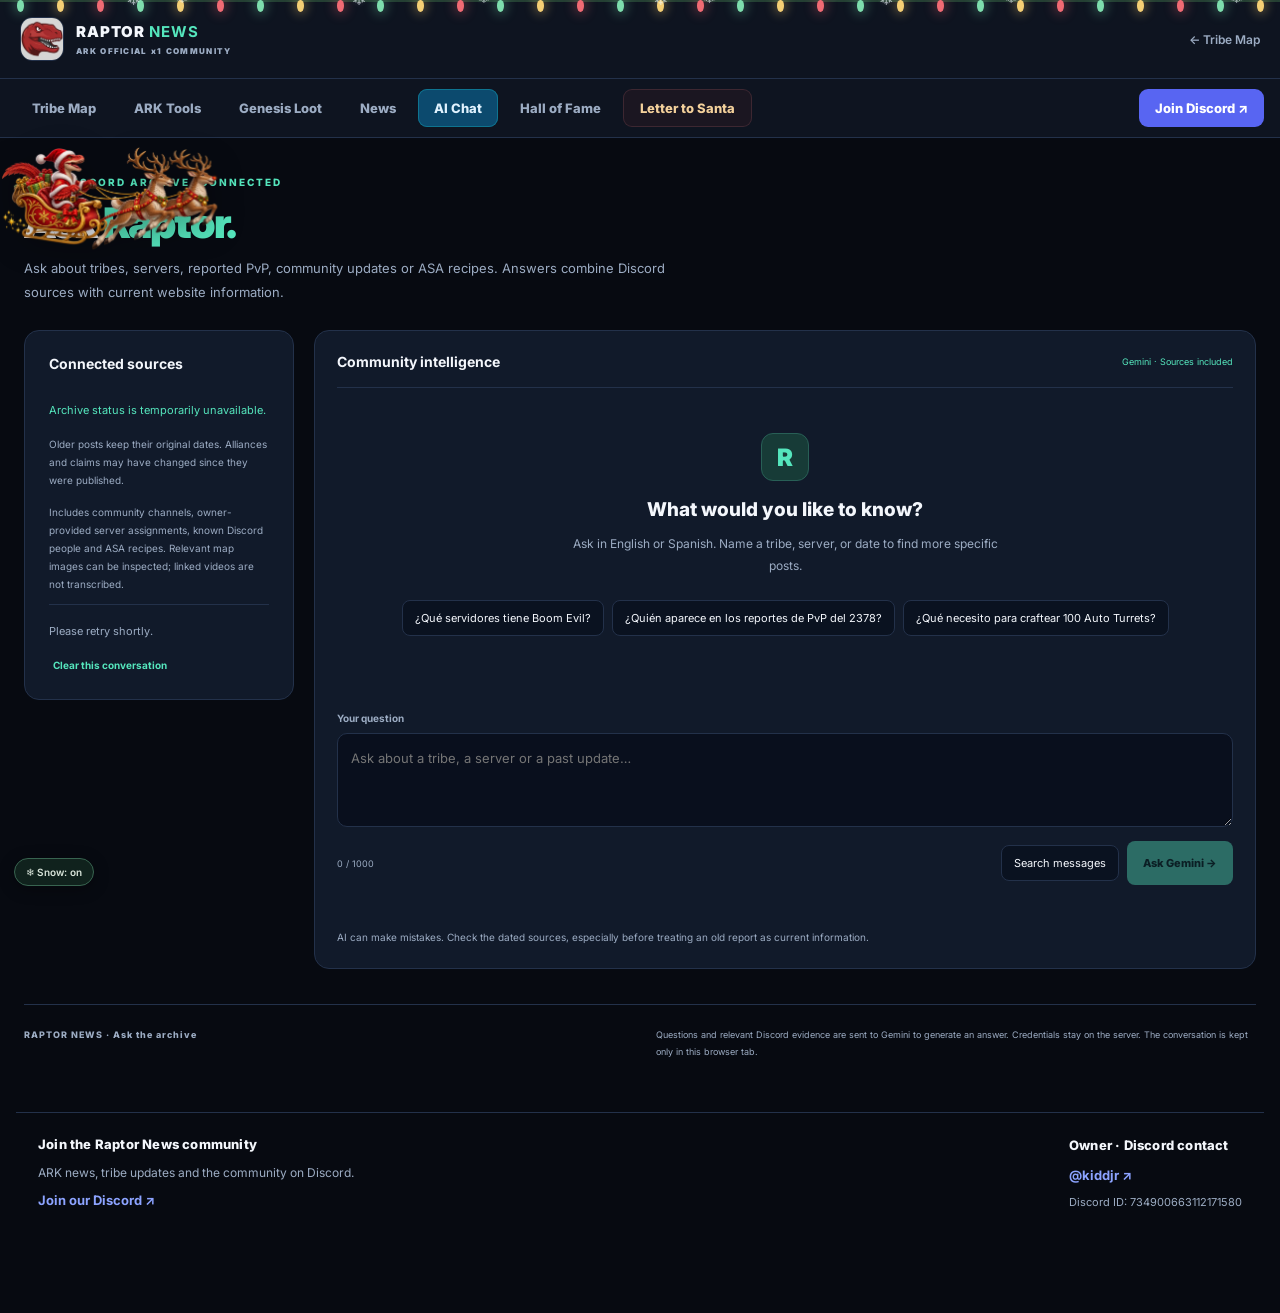
<file: chat.html>
<!DOCTYPE html>
<html lang="en"><head><meta charset="UTF-8" /><meta name="viewport" content="width=device-width,initial-scale=1" /><meta name="description" content="Ask questions about the ASA News and Tribe Map Discord history, with dated message sources." /><title>AI Chat · Raptor News</title><link rel="stylesheet" href="site-tabs.css?v=20261118-1" /><link rel="stylesheet" href="ark-tools.css?v=20261117-3" /><link rel="stylesheet" href="chat.css?v=20261124-5" /><link rel="icon" href="favicon.ico?v=20261117" sizes="any" /><link rel="icon" href="favicon-32.png?v=20261117" type="image/png" sizes="32x32" /><link rel="apple-touch-icon" href="apple-touch-icon.png?v=20261117" /><script src="chat.js?v=20261124-6" defer></script><link rel="stylesheet" href="community.css?v=20261118-1" /><script src="site-analytics.js?v=20261123-1" defer></script><link rel="stylesheet" href="holiday.css?v=20261128-1"><script src="holiday.js?v=20261128-1" defer></script></head>
<body><a class="skip-link" href="#chat-main">Skip to chat</a><header class="tools-header"><a class="brand" href="./"><img src="logo.jpg" alt="" width="44" height="44" /><span>RAPTOR <strong>NEWS</strong><small>ARK OFFICIAL x1 COMMUNITY</small></span></a><a class="back-link" href="./">← Tribe Map</a></header><nav class="site-tabs" aria-label="Main navigation"><a href="./">Tribe Map</a><a href="tools.html">ARK Tools</a><a href="genesis-loot.html">Genesis Loot</a><a href="news.html">News</a><a href="chat.html" aria-current="page">AI Chat</a><a href="hall-of-fame.html">Hall of Fame</a><a class="santa-tab" href="santa.html">Letter to Santa</a><a class="discord-join" href="https://discord.gg/raptornews" target="_blank" rel="noopener noreferrer">Join Discord ↗</a></nav>
<main id="chat-main"><section class="chat-intro"><p class="eyebrow">YOUR DISCORD ARCHIVE, CONNECTED</p><h1>Ask <span>Raptor.</span></h1><p>Ask about tribes, servers, reported PvP, community updates or ASA recipes. Answers combine Discord sources with current website information.</p></section>
<div class="chat-layout"><aside class="card archive-sidebar"><h2>Connected sources</h2><div id="archive-sources"></div><p id="archive-progress" role="status" aria-live="polite">Checking archive…</p><p class="hint">Older posts keep their original dates. Alliances and claims may have changed since they were published.</p><p class="hint">Includes community channels, owner-provided server assignments, known Discord people and ASA recipes. Relevant map images can be inspected; linked videos are not transcribed.</p><p id="provider-status" class="provider-status">Connecting to Gemini…</p><button id="clear-chat" class="text-button" type="button">Clear this conversation</button></aside>
<section class="card chat-workspace" aria-label="Ask the archive"><div class="chat-toolbar"><h2>Community intelligence</h2><span>Gemini · Sources included</span></div><div id="chat-messages" class="chat-messages" role="log" aria-live="polite" aria-relevant="additions"><div class="chat-welcome"><span class="welcome-symbol" aria-hidden="true">R</span><h3>What would you like to know?</h3><p>Ask in English or Spanish. Name a tribe, server, or date to find more specific posts.</p><div class="suggested-questions"><button type="button">¿Qué servidores tiene Boom Evil?</button><button type="button">¿Quién aparece en los reportes de PvP del 2378?</button><button type="button">¿Qué necesito para craftear 100 Auto Turrets?</button></div></div></div>
<form id="chat-form"><label class="chat-question-label" for="chat-question">Your question</label><textarea id="chat-question" rows="3" minlength="2" maxlength="1000" placeholder="Ask about a tribe, a server or a past update…" required></textarea><div class="chat-actions"><span id="question-count">0 / 1000</span><button id="search-archive" type="button">Search messages</button><button id="ask-ai" class="primary" type="submit" disabled>Ask Gemini →</button></div></form><p id="chat-notice" class="chat-notice" role="status" aria-live="polite"></p><p class="hint">AI can make mistakes. Check the dated sources, especially before treating an old report as current information.</p></section></div><footer><span>RAPTOR NEWS · Ask the archive</span><p>Questions and relevant Discord evidence are sent to Gemini to generate an answer. Credentials stay on the server. The conversation is kept only in this browser tab.</p></footer></main><footer class="community-contact" aria-label="Discord community and owner contact">
  <section class="community-invite"><h2>Join the Raptor News community</h2><p>ARK news, tribe updates and the community on Discord.</p><a href="https://discord.gg/raptornews" target="_blank" rel="noopener noreferrer">Join our Discord ↗</a></section>
  <section class="owner-contact"><h2>Owner · Discord contact</h2><a href="https://discord.com/users/734900663112171580" target="_blank" rel="noopener noreferrer">@kiddjr ↗</a><p class="owner-id">Discord ID: 734900663112171580</p></section>
</footer>
</body></html>
</file>
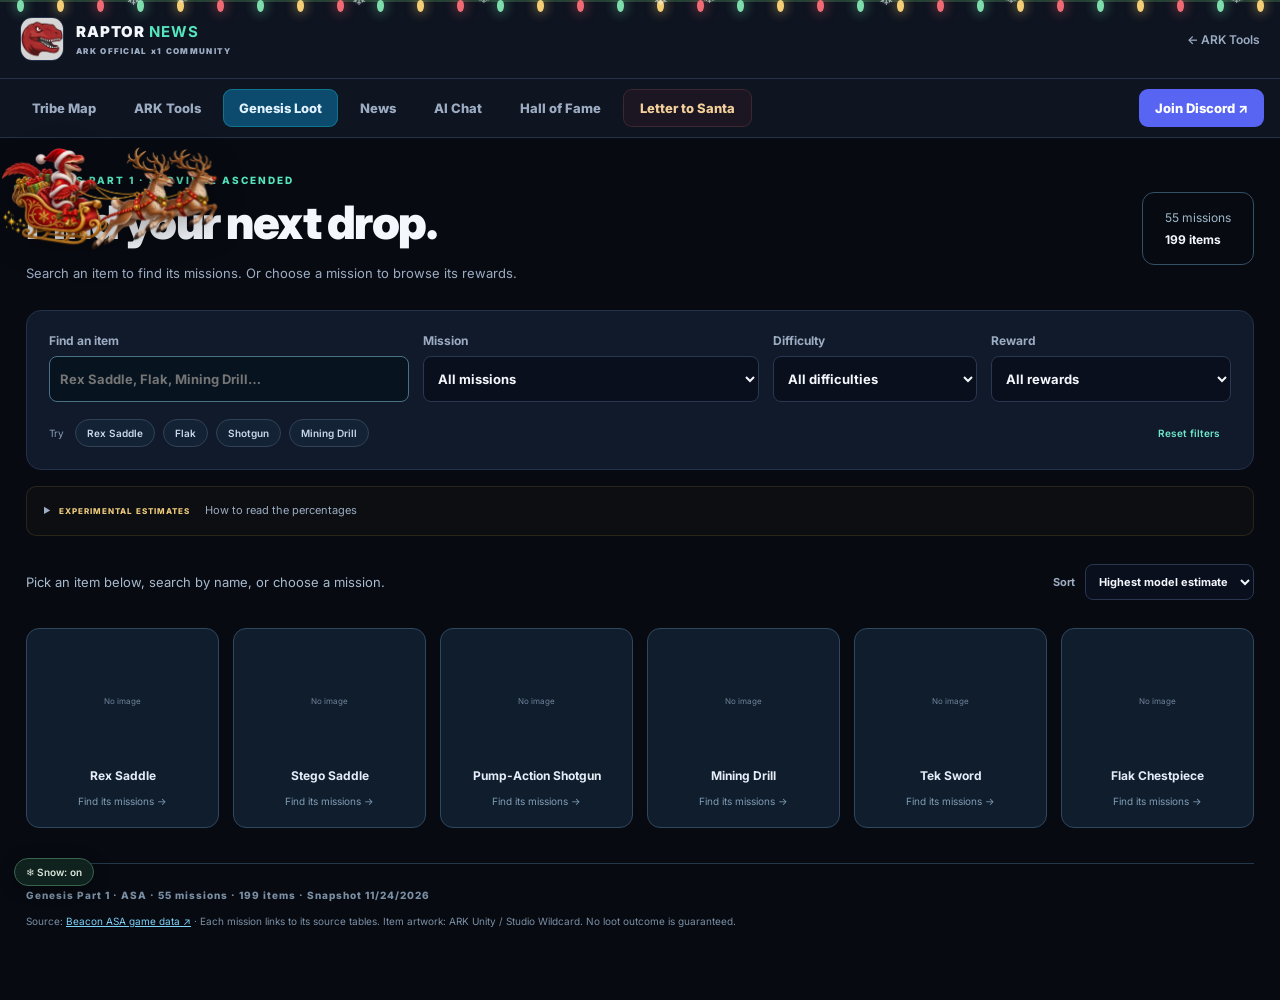
<file: genesis-loot.html>
<!doctype html><html lang="en"><head><meta charset="utf-8"><meta name="viewport" content="width=device-width,initial-scale=1"><title>Genesis Loot · Raptor News</title><meta name="description" content="Search Genesis Part 1 ASA mission rewards by item, mission and difficulty, with clearly labelled loot-model estimates."><link rel="icon" href="favicon.ico?v=20261117"><link rel="stylesheet" href="ark-tools.css?v=20261117-3"><link rel="stylesheet" href="site-tabs.css?v=20261118-1"><link rel="stylesheet" href="community.css?v=20261118-1"><link rel="stylesheet" href="genesis-loot.css?v=20261124-1"><link rel="stylesheet" href="holiday.css?v=20261128-1"><script src="holiday.js?v=20261128-1" defer></script><script src="genesis-loot.js?v=20261124-1" defer></script><script src="site-analytics.js?v=20261124-loot" defer></script></head><body class="loot-page"><a class="skip-link" href="#loot-search">Skip to loot search</a><header class="tools-header"><a class="brand" href="./"><img src="logo.jpg" alt="" width="44" height="44"><span>RAPTOR <strong>NEWS</strong><small>ARK OFFICIAL x1 COMMUNITY</small></span></a><a class="back-link" href="tools.html">← ARK Tools</a></header><nav class="site-tabs" aria-label="Main navigation"><a href="./">Tribe Map</a><a href="tools.html">ARK Tools</a><a href="genesis-loot.html" aria-current="page">Genesis Loot</a><a href="news.html">News</a><a href="chat.html">AI Chat</a><a href="hall-of-fame.html">Hall of Fame</a><a class="santa-tab" href="santa.html">Letter to Santa</a><a class="discord-join" href="https://discord.gg/raptornews" target="_blank" rel="noopener noreferrer">Join Discord ↗</a></nav><main><section class="loot-intro"><div><p class="eyebrow">GENESIS PART 1 · SURVIVAL ASCENDED</p><h1>Find your next drop.</h1><p>Search an item to find its missions. Or choose a mission to browse its rewards.</p></div><span class="loot-badge">55 missions<br><strong>199 items</strong></span></section><section class="loot-filters card" aria-label="Loot filters"><div class="loot-filter-grid"><label>Find an item<input id="loot-search" type="search" placeholder="Rex Saddle, Flak, Mining Drill…" autocomplete="off"></label><label>Mission<select id="loot-mission"><option value="all">All missions</option></select></label><label>Difficulty<select id="loot-difficulty"><option value="all">All difficulties</option><option value="gamma">Gamma</option><option value="beta">Beta</option><option value="alpha">Alpha</option></select></label><label>Reward<select id="loot-reward"><option value="0">All rewards</option><option value="1">Item only</option><option value="2">Blueprint only</option></select></label></div><div class="loot-filter-bottom"><div class="quick-searches"><span>Try</span><button type="button" data-query="Rex Saddle">Rex Saddle</button><button type="button" data-query="Flak">Flak</button><button type="button" data-query="Pump-Action Shotgun">Shotgun</button><button type="button" data-query="Mining Drill">Mining Drill</button></div><button id="loot-reset" type="button">Reset filters</button></div></section><details class="loot-method"><summary><span>EXPERIMENTAL ESTIMATES</span> How to read the percentages</summary><p>Percentages estimate the chance of at least one matching reward per mission completion in the Beacon loot model. They are not measured live-game drop rates. Mission-specific give rules, patches and server settings can change the outcome. Difficulty can change reward quality while leaving the modeled drop chance unchanged. A blueprint percentage is the chance of receiving at least one blueprint, not the blueprint share of an already awarded item.</p><p>The model uses the exported item-set weights, selection counts, quantities and duplicate settings, following Beacon’s simulator. All Genesis mission tables in this snapshot are marked experimental by Beacon. Unmodeled values appear as “—”.</p><a href="https://github.com/thommcgrath/Beacon/tree/master/Project/Modules/Game%20Support/ArkSA" target="_blank" rel="noopener noreferrer">Model source ↗</a></details><div class="loot-results-heading"><p id="loot-status" role="status" aria-live="polite">Loading Genesis rewards…</p><label>Sort<select id="loot-sort"><option value="chance">Highest model estimate</option><option value="name">Mission name</option></select></label></div><div id="loot-featured" class="loot-featured" hidden></div><section id="loot-results" class="loot-results" aria-label="Matching mission rewards"></section><button id="loot-more" class="loot-more" type="button" hidden>Show more missions</button><footer class="loot-footer"><span id="loot-data-date"></span><p>Source: <a href="https://usebeacon.app/Games/ArkSA" target="_blank" rel="noopener noreferrer">Beacon ASA game data ↗</a> · Each mission links to its source tables. Item artwork: ARK Unity / Studio Wildcard. No loot outcome is guaranteed.</p></footer><noscript><p>Enable JavaScript to search the mission reward tables.</p></noscript></main></body></html>
</file>
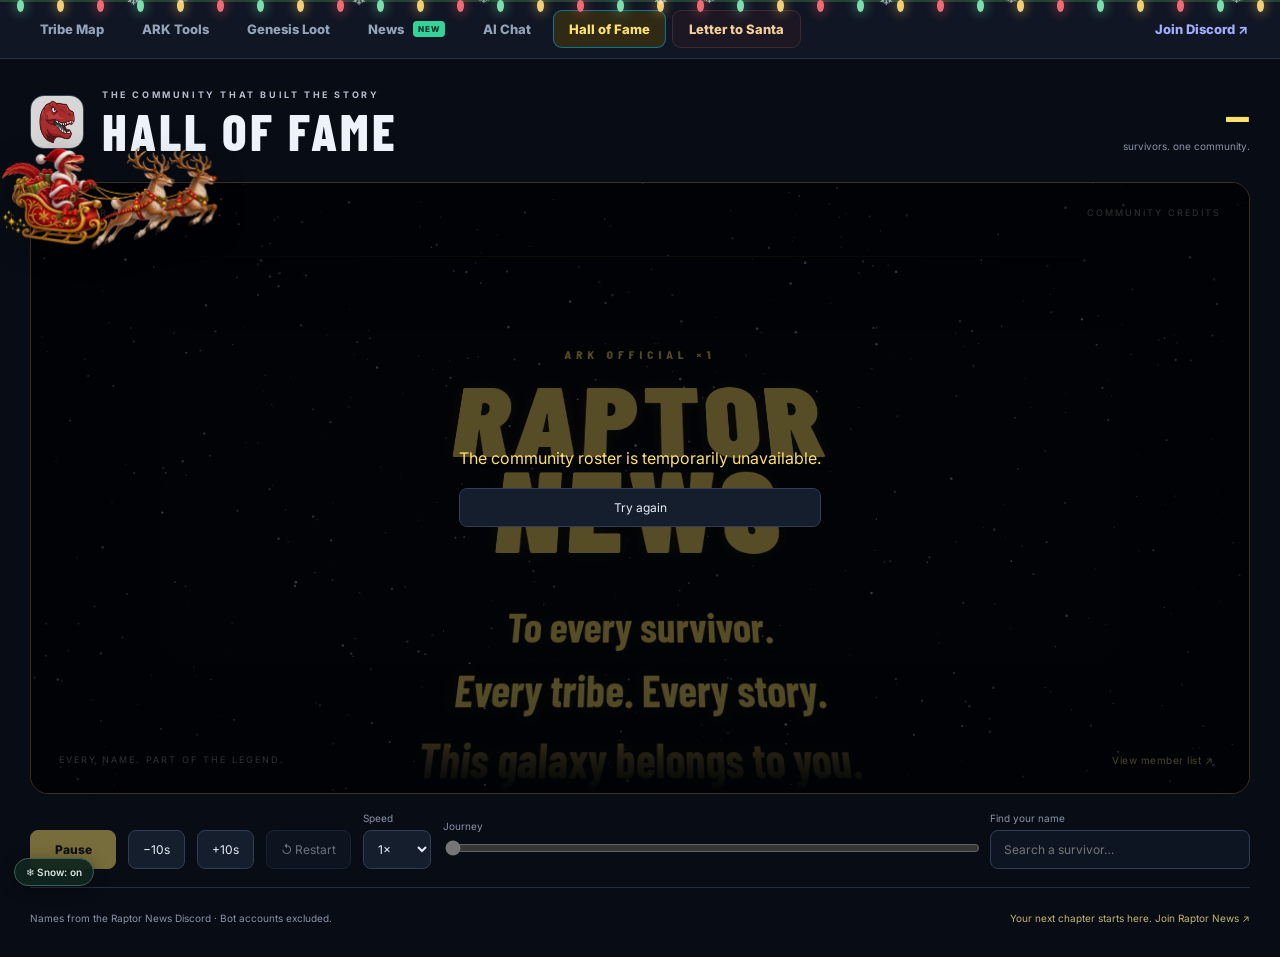
<file: hall-of-fame.html>
<!doctype html>
<html lang="en">
<head>
  <meta charset="utf-8" /><meta name="viewport" content="width=device-width,initial-scale=1" />
  <title>Hall of Fame · Raptor News</title>
  <meta name="description" content="Every survivor has a place among the stars. The Raptor News community credits." />
  <link rel="icon" href="favicon.ico?v=20261117" sizes="any" />
  <link rel="stylesheet" href="site-tabs.css?v=20261118-1" /><link rel="stylesheet" href="hall-of-fame.css?v=20261124-2" />
  <script src="hall-of-fame.js?v=20261124-3" defer></script><script src="site-analytics.js?v=20261124-2" defer></script>
<link rel="stylesheet" href="holiday.css?v=20261128-1"><script src="holiday.js?v=20261128-1" defer></script></head>
<body>
  <nav class="site-tabs" aria-label="Main navigation"><a href="./">Tribe Map</a><a href="tools.html">ARK Tools</a><a href="genesis-loot.html">Genesis Loot</a><a href="news.html">News <span>NEW</span></a><a href="chat.html">AI Chat</a><a href="hall-of-fame.html" aria-current="page">Hall of Fame</a><a class="santa-tab" href="santa.html">Letter to Santa</a><a class="join" href="https://discord.gg/raptornews" target="_blank" rel="noopener noreferrer">Join Discord ↗</a></nav>
  <main>
    <header class="fame-header"><a class="raptor-mark" href="./" aria-label="Raptor News home"><img src="logo.jpg" alt="" width="54" height="54" /></a><div><p class="eyebrow">THE COMMUNITY THAT BUILT THE STORY</p><h1>HALL OF FAME</h1></div><div class="member-count"><strong id="member-count">—</strong><span>survivors. one community.</span></div></header>
    <section class="cinema" aria-label="Raptor News community credits">
      <canvas id="stars" aria-hidden="true"></canvas>
      <div class="cinema-label"><span>RAPTOR NEWS PRESENTS</span><span id="position">COMMUNITY CREDITS</span></div>
      <div class="horizon" aria-hidden="true"></div>
      <div id="stage" class="stage" aria-hidden="true"><div class="perspective-plane"><div id="crawl" class="crawl"><div class="crawl-intro"><p>ARK OFFICIAL ×1</p><h2>RAPTOR<br />NEWS</h2><p class="dedication">To every survivor.<br />Every tribe. Every story.<br />This galaxy belongs to you.</p></div><div id="credit-names"></div><div class="crawl-ending"><p>THE STORY CONTINUES</p><h2>SEE YOU<br />ON THE ARK.</h2></div></div></div></div>
      <div id="loading" class="loading" role="status">Gathering the survivors…</div>
      <div class="cinema-bottom"><span>EVERY NAME. PART OF THE LEGEND.</span><button id="view-toggle" type="button" aria-pressed="false">View member list ↗</button></div>
    </section>
    <div class="playback" aria-label="Credits controls"><button id="play" type="button" disabled>Pause</button><button id="rewind" type="button" aria-label="Rewind 10 seconds">−10s</button><button id="forward" type="button" aria-label="Forward 10 seconds">+10s</button><button id="restart" type="button" disabled>↺ Restart</button><label class="speed-label">Speed<select id="speed"><option value="0.5">0.5×</option><option value="1" selected>1×</option><option value="2">2×</option><option value="4">4×</option></select></label><label class="progress-label">Journey<input id="progress" type="range" min="0" max="1000" value="0" disabled /></label><label class="find-label"><span>Find your name</span><input id="member-search" type="search" placeholder="Search a survivor…" autocomplete="off" /></label></div>
    <section id="directory" class="directory" hidden aria-label="Member directory"><div class="directory-heading"><h2>The survivors</h2><span id="result-count" role="status"></span></div><p>Select a name to jump to their place in the credits.</p><div id="search-results" class="search-results"></div><button id="more" type="button" hidden>Show more names</button></section>
    <footer><p id="sync-status" role="status">Names from the Raptor News Discord · Bot accounts excluded.</p><a href="https://discord.gg/raptornews" target="_blank" rel="noopener noreferrer">Your next chapter starts here. Join Raptor News ↗</a></footer>
    <noscript><p>Enable JavaScript to see the community credits, or <a href="https://discord.gg/raptornews">join Raptor News on Discord</a>.</p></noscript>
  </main>
</body></html>
</file>
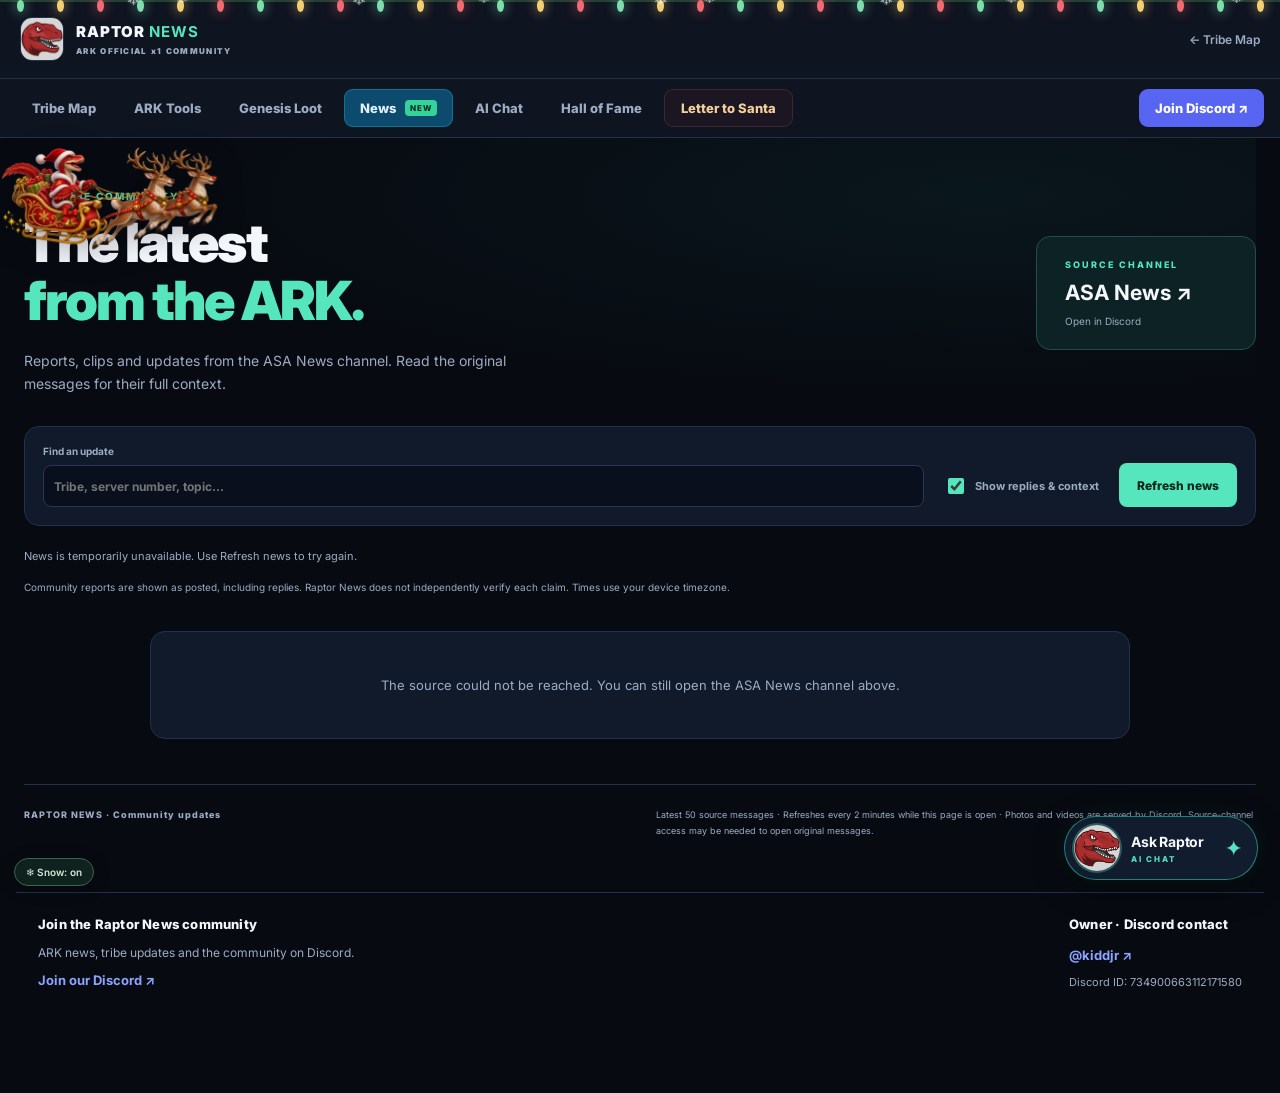
<file: news.html>
<!DOCTYPE html>
<html lang="en"><head><meta charset="UTF-8" /><meta name="viewport" content="width=device-width,initial-scale=1" /><meta name="description" content="Community ARK news with original Discord sources, images and publication dates." /><title>News · Raptor News</title><link rel="stylesheet" href="site-tabs.css?v=20261118-1" /><link rel="stylesheet" href="ark-tools.css?v=20261117-3" /><link rel="stylesheet" href="news.css" /><script src="news.js" defer></script>  <link rel="icon" href="favicon.ico?v=20261117" sizes="any" />
  <link rel="icon" href="favicon-32.png?v=20261117" type="image/png" sizes="32x32" />
  <link rel="apple-touch-icon" href="apple-touch-icon.png?v=20261117" />
<link rel="stylesheet" href="chat-widget.css?v=20261118-1" /><script src="chat-widget.js?v=20261118-1" defer></script><link rel="stylesheet" href="community.css?v=20261118-1" /><script src="site-analytics.js?v=20261123-1" defer></script><link rel="stylesheet" href="holiday.css?v=20261128-1"><script src="holiday.js?v=20261128-1" defer></script></head>
<body><a class="skip-link" href="#news-main">Skip to news</a><header class="tools-header"><a class="brand" href="./"><img src="logo.jpg" alt="" width="44" height="44" /><span>RAPTOR <strong>NEWS</strong><small>ARK OFFICIAL x1 COMMUNITY</small></span></a><a class="back-link" href="./">← Tribe Map</a></header><nav class="site-tabs" aria-label="Main navigation"><a href="./">Tribe Map</a><a href="tools.html">ARK Tools</a><a href="genesis-loot.html">Genesis Loot</a><a href="news.html" aria-current="page">News <span>NEW</span></a><a href="chat.html">AI Chat</a><a href="hall-of-fame.html">Hall of Fame</a><a class="santa-tab" href="santa.html">Letter to Santa</a><a class="discord-join" href="https://discord.gg/raptornews" target="_blank" rel="noopener noreferrer">Join Discord ↗</a></nav>
<main id="news-main"><section class="tools-intro news-intro"><div><p class="eyebrow">FROM THE COMMUNITY</p><h1>The latest<br /><span>from the ARK.</span></h1><p>Reports, clips and updates from the ASA News channel. Read the original messages for their full context.</p></div><a class="news-source-card" href="https://discord.com/channels/1343348944427815013/1343673608421113917" target="_blank" rel="noopener noreferrer"><span class="eyebrow">SOURCE CHANNEL</span><strong>ASA News ↗</strong><small>Open in Discord</small></a></section>
<div class="news-controls card"><label>Find an update<input id="news-search" type="search" placeholder="Tribe, server number, topic…" /></label><label class="reply-switch"><input id="news-replies" type="checkbox" checked /> Show replies & context</label><button id="news-refresh" class="primary" type="button">Refresh news</button></div>
<div class="news-status-line"><p id="news-status" role="status" aria-live="polite">Loading community news…</p><span id="news-count"></span></div><p class="news-context">Community reports are shown as posted, including replies. Raptor News does not independently verify each claim. Times use your device timezone.</p><div id="news-feed" aria-label="Community news feed"></div><noscript><p class="card">Enable JavaScript to load the news, or <a href="https://discord.com/channels/1343348944427815013/1343673608421113917">visit the source channel</a>.</p></noscript><footer><span>RAPTOR NEWS · Community updates</span><p>Latest 50 source messages · Refreshes every 2 minutes while this page is open · Photos and videos are served by Discord. Source-channel access may be needed to open original messages.</p></footer></main><footer class="community-contact" aria-label="Discord community and owner contact">
  <section class="community-invite"><h2>Join the Raptor News community</h2><p>ARK news, tribe updates and the community on Discord.</p><a href="https://discord.gg/raptornews" target="_blank" rel="noopener noreferrer">Join our Discord ↗</a></section>
  <section class="owner-contact"><h2>Owner · Discord contact</h2><a href="https://discord.com/users/734900663112171580" target="_blank" rel="noopener noreferrer">@kiddjr ↗</a><p class="owner-id">Discord ID: 734900663112171580</p></section>
</footer>
</body></html>
</file>
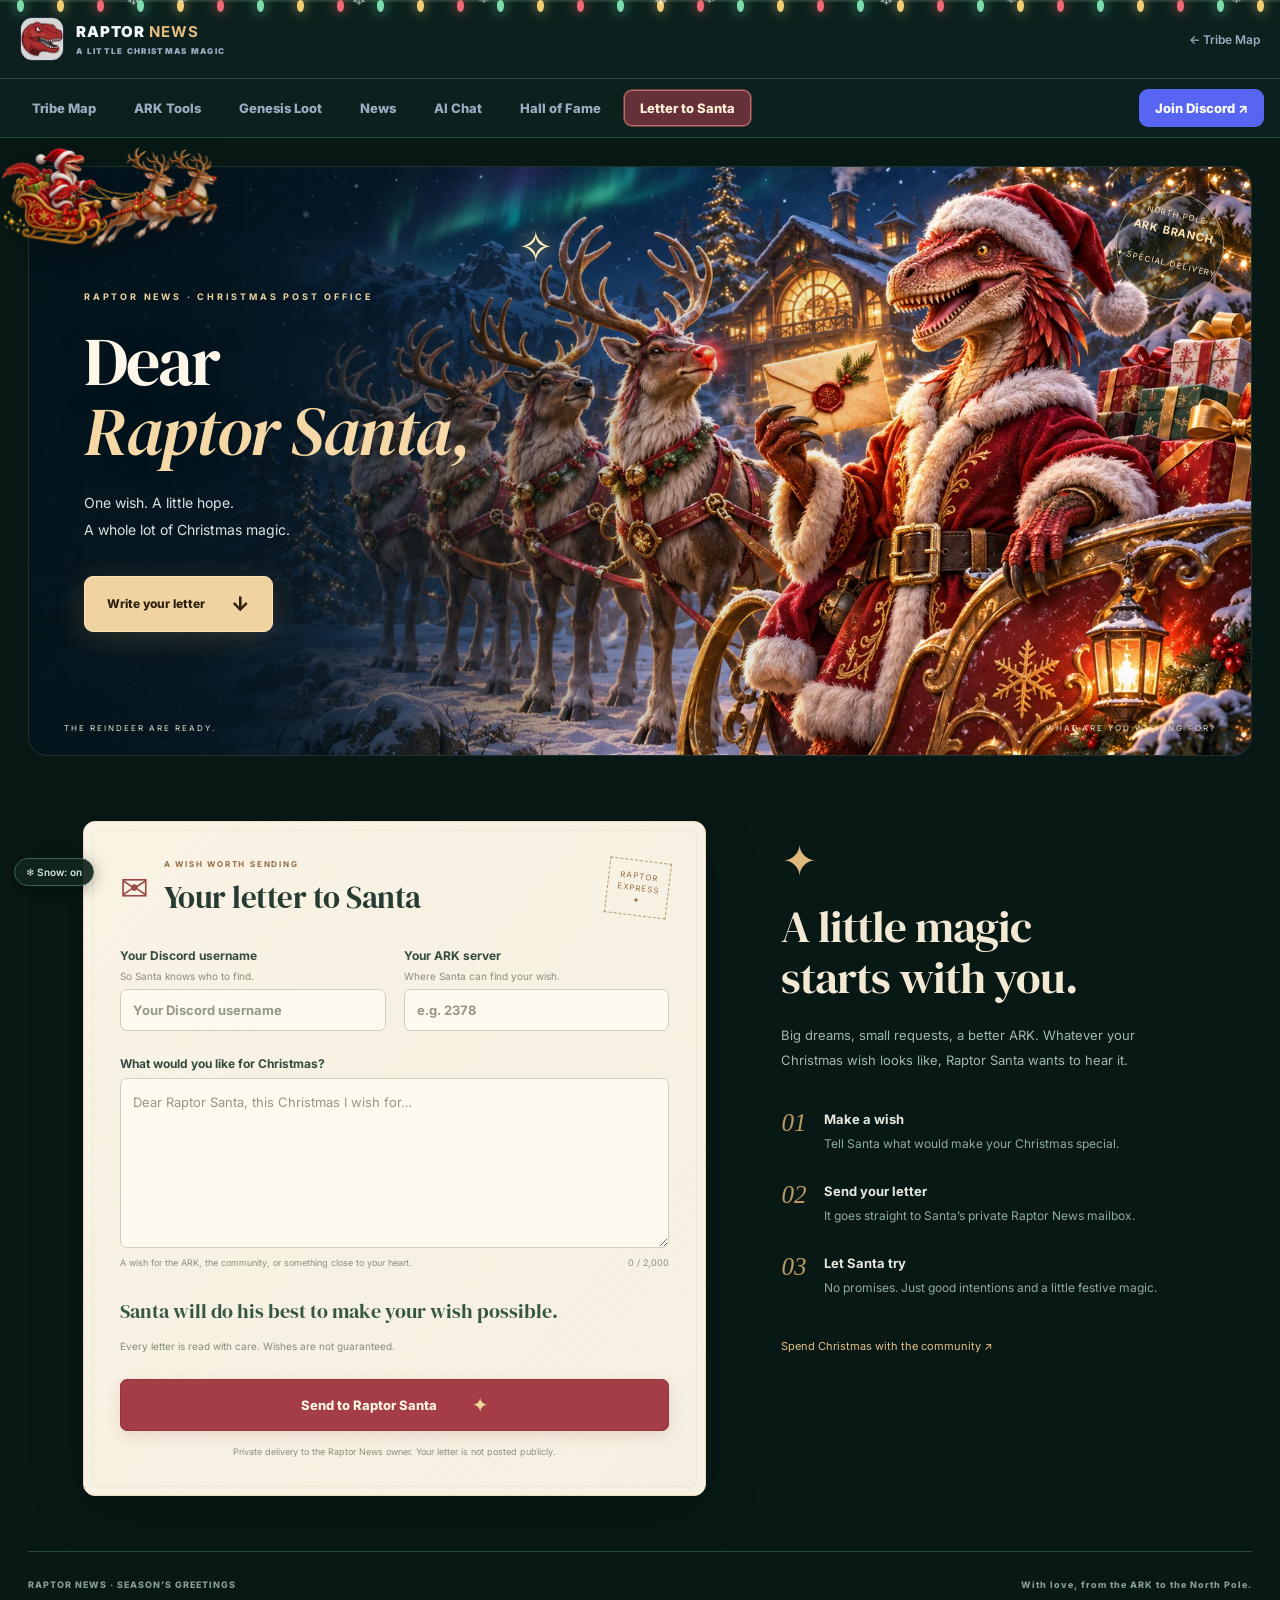
<file: santa.html>
<!doctype html><html lang="en"><head><meta charset="utf-8"><meta name="viewport" content="width=device-width,initial-scale=1"><title>Letter to Santa · Raptor News</title><meta name="description" content="Write your Christmas wish to Raptor Santa. A little hope, a little ARK, and a lot of Christmas magic."><link rel="icon" href="favicon.ico?v=20261117"><link rel="stylesheet" href="ark-tools.css?v=20261117-3"><link rel="stylesheet" href="site-tabs.css?v=20261118-1"><link rel="stylesheet" href="community.css?v=20261118-1"><link rel="stylesheet" href="santa.css?v=20261124-2"><script src="santa.js?v=20261124-1" defer></script><script src="site-analytics.js?v=20261124-santa" defer></script><link rel="stylesheet" href="holiday.css?v=20261128-1"><script src="holiday.js?v=20261128-1" defer></script></head><body class="santa-page"><a class="skip-link" href="#letter-form">Skip to your letter</a><header class="tools-header"><a class="brand" href="./"><img src="logo.jpg" alt="" width="44" height="44"><span>RAPTOR <strong>NEWS</strong><small>A LITTLE CHRISTMAS MAGIC</small></span></a><a class="back-link" href="./">← Tribe Map</a></header><nav class="site-tabs" aria-label="Main navigation"><a href="./">Tribe Map</a><a href="tools.html">ARK Tools</a><a href="genesis-loot.html">Genesis Loot</a><a href="news.html">News</a><a href="chat.html">AI Chat</a><a href="hall-of-fame.html">Hall of Fame</a><a class="santa-tab" href="santa.html" aria-current="page">Letter to Santa</a><a class="discord-join" href="https://discord.gg/raptornews" target="_blank" rel="noopener noreferrer">Join Discord ↗</a></nav><main><section class="santa-hero" aria-label="Raptor Santa and his reindeer in a snowy Christmas forest"><div class="santa-hero-art" aria-hidden="true"></div><div class="hero-sparkles" aria-hidden="true">✧</div><div class="santa-copy"><p class="christmas-eyebrow">RAPTOR NEWS · CHRISTMAS POST OFFICE</p><h1>Dear<br><em>Raptor Santa,</em></h1><p>One wish. A little hope.<br>A whole lot of Christmas magic.</p><a class="santa-cta" href="#letter-form">Write your letter <span>↓</span></a></div><span class="north-pole-stamp">NORTH POLE<br><strong>ARK BRANCH</strong><br>✦ SPECIAL DELIVERY ✦</span><div class="hero-caption"><span>THE REINDEER ARE READY.</span><span>WHAT ARE YOU WISHING FOR?</span></div></section><section class="letter-layout"><div class="letter-paper"><div class="paper-heading"><span class="paper-icon" aria-hidden="true">✉</span><div><p class="christmas-eyebrow">A WISH WORTH SENDING</p><h2>Your letter to Santa</h2></div><span class="postage" aria-hidden="true">RAPTOR<br>EXPRESS<br>✦</span></div><form id="letter-form"><div class="letter-fields"><label>Your Discord username <span>So Santa knows who to find.</span><input id="santa-discord" name="discord" placeholder="Your Discord username" minlength="2" maxlength="80" autocomplete="off" required></label><label>Your ARK server <span>Where Santa can find your wish.</span><input id="santa-server" name="server" placeholder="e.g. 2378" maxlength="100" autocomplete="off" required></label></div><label class="wish-label">What would you like for Christmas?<textarea id="santa-wish" name="wish" rows="6" minlength="10" maxlength="2000" placeholder="Dear Raptor Santa, this Christmas I wish for…" required></textarea></label><div class="wish-bottom"><span>A wish for the ARK, the community, or something close to your heart.</span><span id="wish-count">0 / 2,000</span></div><label class="santa-trap" aria-hidden="true">Website<input name="website" id="santa-website" tabindex="-1" autocomplete="off"></label><p class="santa-promise">Santa will do his best to make your wish possible.<br><small>Every letter is read with care. Wishes are not guaranteed.</small></p><button class="santa-send" id="send-letter" type="submit">Send to Raptor Santa <span>✦</span></button><p class="delivery-note">Private delivery to the Raptor News owner. Your letter is not posted publicly.</p><p id="letter-status" role="status" aria-live="polite"></p></form><div id="letter-success" class="letter-success" hidden tabindex="-1"><span aria-hidden="true">✉</span><p class="christmas-eyebrow">SPECIAL DELIVERY COMPLETE</p><h2>Your wish is on its way.</h2><p>Your letter has arrived in Raptor Santa’s private mailbox. Keep a little Christmas magic in your heart.</p><strong id="letter-reference"></strong><button id="write-another" type="button">Write another letter</button></div></div><aside class="santa-aside"><span class="christmas-star" aria-hidden="true">✦</span><h2>A little magic<br>starts with you.</h2><p>Big dreams, small requests, a better ARK. Whatever your Christmas wish looks like, Raptor Santa wants to hear it.</p><ol><li><span>01</span><div><strong>Make a wish</strong><p>Tell Santa what would make your Christmas special.</p></div></li><li><span>02</span><div><strong>Send your letter</strong><p>It goes straight to Santa’s private Raptor News mailbox.</p></div></li><li><span>03</span><div><strong>Let Santa try</strong><p>No promises. Just good intentions and a little festive magic.</p></div></li></ol><a href="https://discord.gg/raptornews" target="_blank" rel="noopener noreferrer">Spend Christmas with the community ↗</a></aside></section><footer class="santa-footer"><span>RAPTOR NEWS · SEASON’S GREETINGS</span><span>With love, from the ARK to the North Pole.</span></footer><noscript><p>Enable JavaScript to send your letter to Santa.</p></noscript></main></body></html>
</file>
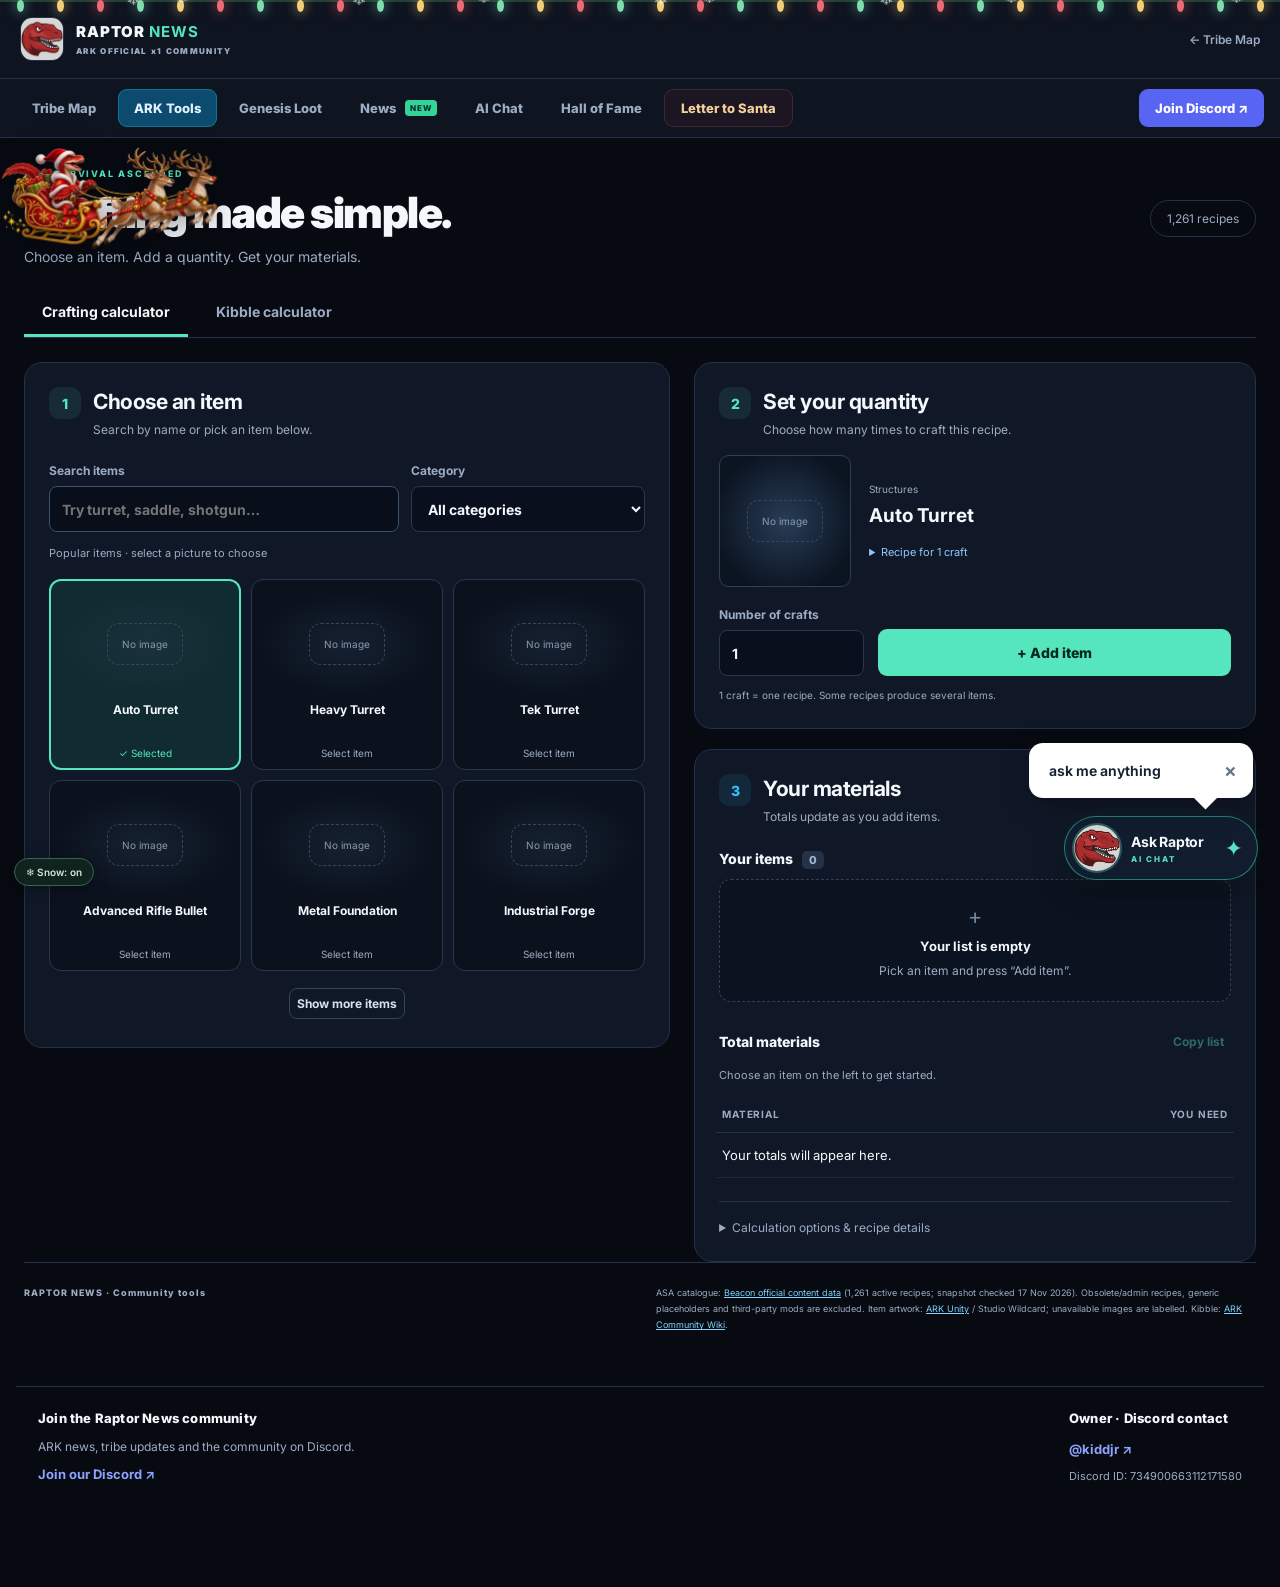
<file: tools.html>
<!DOCTYPE html>
<html lang="en">
<head>
  <meta charset="UTF-8" />
  <meta name="viewport" content="width=device-width,initial-scale=1" />
  <meta name="description" content="Plan ARK crafting resources and calculate kibble batches with Raptor News." />
  <title>ARK Tools · Raptor News</title>
  
  <link rel="stylesheet" href="site-tabs.css?v=20261118-1" />
  <link rel="stylesheet" href="ark-tools.css?v=20261117-3" />
  <script src="ark-tools-data.js?v=20261117-3" defer></script>
  <script src="ark-tools.js?v=20261124-4" defer></script>
  <link rel="icon" href="favicon.ico?v=20261117" sizes="any" />
  <link rel="icon" href="favicon-32.png?v=20261117" type="image/png" sizes="32x32" />
  <link rel="apple-touch-icon" href="apple-touch-icon.png?v=20261117" />
<link rel="stylesheet" href="chat-widget.css?v=20261118-1" /><script src="chat-widget.js?v=20261118-1" defer></script><link rel="stylesheet" href="community.css?v=20261118-1" /><script src="site-analytics.js?v=20261123-1" defer></script><link rel="stylesheet" href="tools-simple.css?v=20261124-4" /><link rel="stylesheet" href="holiday.css?v=20261128-1"><script src="holiday.js?v=20261128-1" defer></script></head>
<body class="tools-simple">
  <a class="skip-link" href="#tools-main">Skip to tools</a>
  <header class="tools-header"><a class="brand" href="./"><img src="logo.jpg" alt="" width="44" height="44" /><span>RAPTOR <strong>NEWS</strong><small>ARK OFFICIAL x1 COMMUNITY</small></span></a><a class="back-link" href="./">← Tribe Map</a></header>
  <nav class="site-tabs" aria-label="Main navigation"><a href="./">Tribe Map</a><a href="tools.html" aria-current="page">ARK Tools</a><a href="genesis-loot.html">Genesis Loot</a><a href="news.html">News <span>NEW</span></a><a href="chat.html">AI Chat</a><a href="hall-of-fame.html">Hall of Fame</a><a class="santa-tab" href="santa.html">Letter to Santa</a><a class="discord-join" href="https://discord.gg/raptornews" target="_blank" rel="noopener noreferrer">Join Discord ↗</a></nav>
  <main id="tools-main">
    <section class="tools-intro simple-intro"><div><p class="eyebrow">ARK SURVIVAL ASCENDED</p><h1>Crafting made simple.</h1><p>Choose an item. Add a quantity. Get your materials.</p></div><span class="catalogue-badge">1,261 recipes</span></section>
    <div class="tools-subnav" role="tablist" aria-label="ARK tool sections"><button role="tab" id="tab-crafting" aria-controls="panel-crafting" aria-selected="true" tabindex="0" data-section="crafting"><span>Crafting calculator</span></button><button role="tab" id="tab-kibble" aria-controls="panel-kibble" aria-selected="false" tabindex="-1" data-section="kibble"><span>Kibble calculator</span></button></div>
    <section id="panel-crafting" class="tool-panel" role="tabpanel" aria-labelledby="tab-crafting">
      <div class="simple-planner">
        <section class="catalogue-card card" aria-labelledby="choose-heading">
          <div class="step-heading"><span class="step-number">1</span><div><h2 id="choose-heading">Choose an item</h2><p>Search by name or pick an item below.</p></div></div>
          <div class="catalogue-filters"><label class="search-label">Search items<input id="craft-search" type="search" placeholder="Try turret, saddle, shotgun…" autocomplete="off" /></label><label>Category<select id="craft-category"><option value="all">All categories</option></select></label></div>
          <p id="catalogue-count" class="hint" role="status" aria-live="polite"></p>
          <div id="item-results" class="item-results" aria-label="Choose a crafting item"></div>
          <button id="more-items" class="text-button more-items" type="button" hidden>Show more items</button>
        </section>
        <div class="plan-stack"><section class="craft-builder card">
            <div class="step-heading"><span class="step-number">2</span><div><h2>Set your quantity</h2><p id="selection-instruction">Select an item above to continue.</p></div></div>
            <div id="selected-recipe" class="selected-recipe"></div>
            <form id="queue-form" class="queue-form"><label class="visually-hidden">Selected item<select id="craft-item" tabindex="-1"></select></label><label>Number of crafts<input id="craft-quantity" type="number" min="1" max="100000" step="1" value="1" required /></label><button class="primary" type="submit">+ Add item</button></form>
            <p class="hint quantity-hint">1 craft = one recipe. Some recipes produce several items.</p>
          </section>
        <aside class="plan-card card" aria-labelledby="plan-heading">
          <div class="step-heading"><span class="step-number">3</span><div><h2 id="plan-heading">Your materials</h2><p>Totals update as you add items.</p></div></div>
          <div class="queue-heading"><h3>Your items <span id="queue-count">0</span></h3><button id="clear-queue" class="text-button" type="button" hidden>Clear all</button></div>
          <div id="queue" class="queue-list"></div>
          <div class="results-heading"><h3>Total materials</h3><button id="copy-materials" class="text-button" type="button">Copy list</button></div>
          <p id="queue-summary" class="hint" role="status" aria-live="polite"></p>
          <div class="table-scroll"><table><thead><tr><th scope="col">Material</th><th scope="col">You need</th></tr></thead><tbody id="materials"></tbody></table></div>
          <details class="calculation-options"><summary>Calculation options & recipe details</summary><div class="mode-controls"><label>Calculate<select id="resource-mode"><option value="direct">Recipe ingredients</option><option value="raw">Break down basic resources</option></select></label><label id="polymer-option" hidden>Polymer source<select id="polymer-mode"><option value="crafted">Craft regular Polymer</option><option value="organic">Gather Organic Polymer</option></select></label></div><p class="hint">Standard recipes. Fuel and blueprint multipliers are not included. Basic resource mode expands electronics, polymer, ingots, cementing paste and Auto Turrets; other ingredients remain finished components.</p><div id="recipe-sources" class="source-links"></div></details>
        </aside>
        </div>
      </div>
    </section>
    <section id="panel-kibble" class="tool-panel" role="tabpanel" aria-labelledby="tab-kibble" hidden>
      <div class="section-heading"><div><p class="eyebrow">KEEP THE EGGS COMING</p><h2>Kibble kitchen</h2><p>Pick a tier and a batch size. Get the complete ingredient list.</p></div><span class="small-chip">6 kibble tiers</span></div>
      <div class="kibble-layout"><div class="card"><div id="kibble-tiers" class="kibble-tiers" role="group" aria-label="Kibble tier"></div><label class="batch-label">Kibble to make<input id="kibble-quantity" type="number" min="1" max="100000" step="1" value="10" /></label><p class="hint">Cook in a Cooking Pot or Industrial Cooker. Supply water for each recipe; an irrigated cooker supplies it automatically. Listed quantities are ingredients, not containers.</p></div><div class="card"><p class="eyebrow" id="egg-size"></p><h3 id="kibble-title"></h3><div id="kibble-ingredients" class="ingredient-grid" aria-live="polite"></div><p class="hint">Jerky, Focal Chili and Lazarus Chowder are listed as finished ingredients. Recipe quantities do not estimate how much kibble a tame will eat.</p><a id="kibble-source" class="source-link" href="https://ark.wiki.gg/wiki/Kibble" target="_blank" rel="noopener noreferrer">Check recipe on the community wiki ↗</a></div></div>
    </section>
    <p id="tools-message" class="tools-message" role="status" aria-live="polite"></p>
    <noscript><p class="card">Enable JavaScript to use the calculators. You can still visit the <a href="https://ark.wiki.gg/wiki/Recipes">recipe reference</a> or return to the <a href="./">Tribe Map</a>.</p></noscript>
    <footer><span>RAPTOR NEWS · Community tools</span><p>ASA catalogue: <a href="https://usebeacon.app/Games/ArkSA/Mods/2399830/Engrams" target="_blank" rel="noopener noreferrer">Beacon official content data</a> (1,261 active recipes; snapshot checked 17 Nov 2026). Obsolete/admin recipes, generic placeholders and third-party mods are excluded. Item artwork: <a href="https://ark-unity.com/ark-survival-ascended/items/" target="_blank" rel="noopener noreferrer">ARK Unity</a> / Studio Wildcard; unavailable images are labelled. Kibble: <a href="https://ark.wiki.gg/wiki/Kibble" target="_blank" rel="noopener noreferrer">ARK Community Wiki</a>.</p></footer>
  </main>
<footer class="community-contact" aria-label="Discord community and owner contact">
  <section class="community-invite"><h2>Join the Raptor News community</h2><p>ARK news, tribe updates and the community on Discord.</p><a href="https://discord.gg/raptornews" target="_blank" rel="noopener noreferrer">Join our Discord ↗</a></section>
  <section class="owner-contact"><h2>Owner · Discord contact</h2><a href="https://discord.com/users/734900663112171580" target="_blank" rel="noopener noreferrer">@kiddjr ↗</a><p class="owner-id">Discord ID: 734900663112171580</p></section>
</footer>
</body>
</html>
</file>
<file: site-tabs.css>
.site-tabs{display:flex;gap:6px;padding:10px max(16px,calc((100% - 1300px)/2));background:var(--bg-panel,#0e1420);border-bottom:1px solid var(--border-ui,#22304a);font-family:Inter,system-ui,sans-serif}.site-tabs a{display:inline-flex;align-items:center;gap:9px;text-decoration:none;color:var(--text-muted,#94a3b8);font-size:13px;font-weight:800;padding:10px 16px;border-radius:9px;white-space:nowrap}.site-tabs a:hover{background:var(--bg-card,#151e30);color:var(--text-main,#f8fafc)}.site-tabs a[aria-current=page]{background:#0c4a6e;color:#e0f2fe;box-shadow:inset 0 0 0 1px #0e7490}.site-tabs span{font-size:8px;letter-spacing:1px;background:#34d399;color:#052e25;padding:3px 5px;border-radius:4px}.site-tabs a:focus-visible{outline:2px solid #38bdf8;outline-offset:2px}
.site-tabs{flex-wrap:wrap}
</file>
<file: ark-tools.css>
@import url('https://fonts.googleapis.com/css2?family=Inter:wght@400;500;600;700;800;900&display=swap');
:root{color-scheme:dark;--bg-app:#070a11;--bg-panel:#0e1420;--bg-card:#111a2a;--border-ui:#23314a;--text-main:#f4f7fc;--text-muted:#9cacc3;--accent:#55e6bd}*{box-sizing:border-box}body{margin:0;background:var(--bg-app);color:var(--text-main);font-family:Inter,system-ui,sans-serif}a{color:#7dd3fc}button,input,select{font:inherit}button,a,input,select{touch-action:manipulation}button{cursor:pointer}button:focus-visible,a:focus-visible,input:focus-visible,select:focus-visible{outline:2px solid #55e6bd;outline-offset:4px}[hidden]{display:none!important}.tools-header{padding:17px max(20px,calc((100% - 1300px)/2));display:flex;align-items:center;justify-content:space-between;gap:20px;background:var(--bg-panel);border-bottom:1px solid var(--border-ui)}.brand{display:flex;gap:12px;align-items:center;text-decoration:none;color:var(--text-main);font-size:15px;font-weight:900;letter-spacing:1px}.brand img{border-radius:12px;object-fit:cover;border:1px solid var(--border-ui)}.brand strong{color:var(--accent)}.brand small{display:block;font-size:8px;color:var(--text-muted);letter-spacing:1.3px;margin-top:5px}.back-link{font-size:12px;font-weight:600;text-decoration:none;color:var(--text-muted)}main{max-width:1300px;margin:auto;padding:0 24px}.tools-intro{display:flex;align-items:center;justify-content:space-between;gap:32px;padding:52px 0 38px;background:radial-gradient(ellipse at 78% 20%,#0e33344d,transparent 60%)}.eyebrow{font-size:10px;letter-spacing:2px;font-weight:800;color:var(--accent);margin:0 0 12px}h1{font-size:clamp(32px,5vw,54px);font-weight:900;letter-spacing:-2px;line-height:1.08;margin:0 0 18px}h1 span{color:var(--accent)}.tools-intro p:last-child{font-size:14px;max-width:520px;color:var(--text-muted);line-height:1.7;margin:0}.intro-stamp{border:1px solid #244c4d;border-radius:16px;padding:24px;min-width:240px;transform:rotate(2deg);background:linear-gradient(150deg,#123333aa,#0a1324)}.intro-stamp span{display:block;font-size:42px;font-weight:900;color:#55e6bd33;letter-spacing:8px}.intro-stamp strong{display:block;font-size:15px;margin:10px 0}.intro-stamp small{color:var(--text-muted);font-size:11px;line-height:1.8}.tools-subnav{display:flex;border-bottom:1px solid var(--border-ui);gap:18px;margin-bottom:32px;overflow:auto}.tools-subnav button{display:flex;gap:10px;align-items:center;padding:17px 6px;background:transparent;border:0;border-bottom:3px solid transparent;color:#667894;font-size:10px;white-space:nowrap}.tools-subnav button span{font-size:13px;font-weight:700;color:var(--text-muted)}.tools-subnav button[aria-selected=true]{color:var(--accent);border-color:var(--accent)}.tools-subnav button[aria-selected=true] span{color:var(--text-main)}.section-heading{display:flex;align-items:center;justify-content:space-between;gap:20px;margin-bottom:24px}.section-heading h2{font-size:25px;letter-spacing:-.7px;margin:0 0 10px}.section-heading p:last-child{color:var(--text-muted);font-size:12px;line-height:1.7;margin:0}.small-chip{border:1px solid var(--border-ui);border-radius:30px;padding:7px 12px;font-size:10px;font-weight:700;color:var(--text-muted);white-space:nowrap}.planner-layout{display:grid;grid-template-columns:.85fr 1.25fr;gap:20px;align-items:start}.card{border:1px solid var(--border-ui);border-radius:15px;padding:24px;background:var(--bg-card)}.card h3{font-size:15px;margin:0 0 22px;font-weight:800}.queue-form{display:grid;grid-template-columns:1fr 90px;gap:12px}label{display:flex;flex-direction:column;gap:8px;font-size:10px;font-weight:700;color:var(--text-muted)}input,select{background:#090f1d;border:1px solid #293751;border-radius:8px;padding:11px 10px;color:var(--text-main);min-height:42px;min-width:0;font-size:12px;width:100%}.primary{grid-column:1/-1;border:0;border-radius:8px;padding:12px 18px;background:var(--accent);color:#04281e;font-size:12px;font-weight:800;min-height:44px}.primary:hover{background:#82f3d1}.queue-list{margin:20px 0}.queue-row{display:grid;grid-template-columns:1fr auto auto;align-items:center;gap:14px;padding:14px 0;border-bottom:1px solid var(--border-ui);font-size:12px}.queue-row strong{color:var(--accent);font-size:16px}.queue-row button{border:0;background:transparent;color:var(--text-muted);min-width:32px;min-height:32px;font-size:18px}.hint{font-size:10px;color:var(--text-muted);line-height:1.8;margin:14px 0 0}.results-heading{display:flex;justify-content:space-between;gap:16px;align-items:start}.text-button{font-size:10px;font-weight:700;border:0;background:transparent;color:var(--accent);padding:4px}.mode-controls{display:flex;gap:12px;flex-wrap:wrap}.mode-controls label{flex:1;min-width:170px}.table-scroll{overflow:auto;margin:15px -3px 0}table{border-collapse:collapse;width:100%;font-size:11px}th{font-size:9px;text-transform:uppercase;letter-spacing:.8px;text-align:right;color:var(--text-muted);padding:10px 6px;border-bottom:1px solid var(--border-ui)}td{padding:11px 6px;border-bottom:1px solid #1c2940;text-align:right}td:first-child,th:first-child{text-align:left}td strong{color:var(--accent)}td input{max-width:90px;padding:6px;min-height:34px;text-align:right;font-size:11px}.source-links{display:flex;flex-wrap:wrap;gap:9px;margin-top:17px}.source-links a,.source-link{font-size:10px;color:#7dd3fc;line-height:1.6}.source-links a{text-decoration:none;border:1px solid var(--border-ui);padding:5px 8px;border-radius:5px}.kibble-layout{display:grid;grid-template-columns:.7fr 1.3fr;gap:20px}.kibble-tiers{display:grid;grid-template-columns:1fr 1fr;gap:9px}.kibble-tiers button{background:#09101d;border:1px solid var(--border-ui);border-radius:9px;color:var(--text-muted);padding:14px 9px;font-size:11px;display:flex;align-items:center;gap:8px;text-align:left}.tier-dot{width:9px;height:9px;border-radius:50%;background:var(--tier);flex-shrink:0}.kibble-tiers button[aria-pressed=true]{border-color:var(--tier);color:var(--text-main);background:#17243a}.batch-label{margin-top:20px}.ingredient-grid{display:grid;grid-template-columns:repeat(3,1fr);gap:10px}.ingredient{background:#0a1220;border:1px solid var(--border-ui);border-radius:9px;padding:16px}.ingredient strong{display:block;font-size:23px;letter-spacing:-1px;color:var(--accent)}.ingredient span{font-size:10px;display:block;margin-top:8px;color:var(--text-muted);line-height:1.5}.creature-toolbar{display:flex;align-items:end;gap:16px;margin-bottom:20px;flex-wrap:wrap}.creature-toolbar label:first-child{flex:1;min-width:200px}.creature-toolbar label:nth-child(2){min-width:160px}.creature-toolbar p{color:var(--text-muted);font-size:10px;min-width:100px}.creature-grid{display:grid;grid-template-columns:repeat(4,1fr);gap:13px}.creature-card{padding:20px;border:1px solid var(--border-ui);background:var(--bg-card);border-radius:12px}.creature-card h3{font-size:14px;margin:0 0 14px}.creature-tier{font-size:10px;color:var(--tier);margin:0 0 18px;display:flex;align-items:center;gap:6px}.creature-card .source-link{display:block;margin-top:10px}.creature-card button{border:1px solid var(--border-ui);border-radius:6px;background:transparent;color:var(--text-main);font-size:10px;padding:8px 10px;min-height:36px}.breeding-guide{display:grid;grid-template-columns:.75fr 1.25fr;gap:35px;margin-top:26px}.breeding-guide h3{margin-bottom:12px;font-size:21px}.breeding-guide p{font-size:12px;line-height:1.8;color:var(--text-muted)}.breeding-guide ol{padding-left:20px;margin:0;display:grid;gap:16px}.breeding-guide li{font-size:11px;line-height:1.8;color:var(--text-muted);padding-left:6px}.breeding-guide li strong{color:var(--text-main)}.tools-message{min-height:24px;font-size:12px;color:var(--accent);margin:24px 0}footer{border-top:1px solid var(--border-ui);padding:22px 0 30px;display:flex;justify-content:space-between;gap:30px;align-items:start;color:var(--text-muted);font-size:9px;line-height:1.8}footer>span{white-space:nowrap;font-weight:800;letter-spacing:1px}footer p{max-width:600px;margin:0}.skip-link{position:absolute;left:16px;top:-60px;padding:12px;background:#153b38;color:white;z-index:10}.skip-link:focus{top:8px}
@media(max-width:1000px){.planner-layout{grid-template-columns:1fr 1.1fr}.creature-grid{grid-template-columns:repeat(3,1fr)}.card{padding:18px}.ingredient-grid{grid-template-columns:repeat(2,1fr)}}@media(max-width:720px){main{padding:0 16px}.tools-intro{padding:35px 0 25px}.intro-stamp{display:none}.tools-header{padding:14px 16px}.tools-subnav{gap:12px}.tools-subnav button{gap:6px}.tools-subnav button span{font-size:11px}.planner-layout,.kibble-layout,.breeding-guide{grid-template-columns:1fr}.section-heading{align-items:start}.section-heading .small-chip{display:none}.creature-grid{grid-template-columns:repeat(2,1fr)}.ingredient-grid{grid-template-columns:repeat(3,1fr)}footer{flex-direction:column;gap:8px}.brand{font-size:13px}.brand small{font-size:7px}}@media(max-width:390px){.creature-grid{grid-template-columns:1fr}.ingredient-grid{grid-template-columns:repeat(2,1fr)}.tools-subnav{gap:6px}.tools-subnav button{font-size:9px}.tools-subnav button span{font-size:10px}}@media(prefers-reduced-motion:reduce){*{scroll-behavior:auto!important}}
.catalogue-filters{display:grid;grid-template-columns:1.2fr 1fr;gap:12px}.catalogue-filters+.hint{margin:8px 0 16px}.selected-recipe{margin-top:14px;padding:12px;background:#0a1220;border:1px solid var(--border-ui);border-radius:8px;font-size:10px;color:var(--text-muted);line-height:1.8}.selected-recipe strong{color:var(--text-main);font-size:11px}.selected-recipe p{margin:5px 0 0;overflow-wrap:anywhere}.primary:disabled{opacity:.4;cursor:not-allowed}.queue-row>span{overflow-wrap:anywhere}.table-scroll th:last-child,.table-scroll td:last-child{width:30%;font-variant-numeric:tabular-nums}
@media(max-width:720px){.catalogue-filters{grid-template-columns:1fr}.queue-form{grid-template-columns:minmax(0,1fr) 80px}}
.item-picture{width:48px;height:48px;flex-shrink:0;display:inline-flex;align-items:center;justify-content:center;background:#08101d;border:1px solid var(--border-ui);border-radius:8px;overflow:hidden}.item-picture img{width:100%;height:100%;object-fit:contain;padding:4px}.item-picture.large{width:80px;height:80px}.item-picture.small{width:32px;height:32px;border-radius:6px}.item-image-missing{font-size:8px;line-height:1.25;text-align:center;color:#8291a8;padding:4px}.item-picture.small .item-image-missing{font-size:6px}.selected-recipe{display:flex;align-items:center;gap:14px}.selected-recipe>div{min-width:0}.queue-item{display:flex;align-items:center;gap:9px;min-width:0}.queue-item>span:last-child{overflow-wrap:anywhere}.item-results{display:grid;grid-template-columns:1fr 1fr;gap:8px;max-height:290px;overflow-y:auto;margin:12px 0}.item-result{display:flex;align-items:center;gap:8px;padding:8px;background:#0a1220;border:1px solid var(--border-ui);border-radius:8px;text-align:left;color:var(--text-main);min-width:0}.item-result[aria-pressed=true]{border-color:var(--accent);background:#102b2d}.item-result-name{display:block;min-width:0}.item-result-name strong{font-size:10px;line-height:1.45;display:block;overflow-wrap:anywhere}.item-result-name small{font-size:8px;color:var(--text-muted);display:block;margin-top:4px}.more-items{margin-bottom:16px}.item-results+.more-items[hidden]{display:none}@media(max-width:1000px){.item-results{grid-template-columns:1fr}}@media(max-width:720px){.item-results{grid-template-columns:1fr 1fr}.item-picture{width:38px;height:38px}.item-picture.large{width:64px;height:64px}}@media(max-width:390px){.item-results{grid-template-columns:1fr}}
</file>
<file: chat.css>
.site-tabs{overflow-x:auto}.site-tabs a{flex-shrink:0}.chat-intro{padding:38px 0 26px}.chat-intro h1{font-size:42px;margin:0 0 12px}.chat-intro>p:last-child{font-size:13px;line-height:1.8;color:var(--text-muted);margin:0;max-width:680px}.chat-layout{display:grid;grid-template-columns:270px minmax(0,1fr);gap:20px;margin-bottom:35px;align-items:start}.archive-sidebar h2,.chat-toolbar h2{font-size:14px;margin:0 0 18px}.source-status{border:1px solid var(--border-ui);border-radius:9px;padding:13px;margin-bottom:10px;font-size:11px}.source-status a{font-weight:800;color:var(--text-main);text-decoration:none}.source-status small{display:block;color:var(--text-muted);font-size:10px;margin-top:7px;line-height:1.7}#archive-progress{font-size:11px;line-height:1.8;color:var(--accent)}.provider-status{font-size:11px;border-top:1px solid var(--border-ui);padding-top:17px;line-height:1.8;color:var(--text-muted)}.chat-workspace{padding:22px}.chat-toolbar{display:flex;align-items:center;justify-content:space-between;gap:16px;border-bottom:1px solid var(--border-ui);padding-bottom:17px}.chat-toolbar h2{margin:0}.chat-toolbar>span{font-size:9px;color:var(--accent)}.chat-messages{min-height:320px;max-height:640px;overflow:auto;padding:20px 2px;scroll-behavior:smooth}.chat-welcome{text-align:center;padding:25px 14px}.welcome-symbol{display:inline-flex;align-items:center;justify-content:center;font-size:24px;font-weight:900;background:#173b37;color:var(--accent);border:1px solid #285f56;border-radius:12px;width:48px;height:48px}.chat-welcome h3{font-size:19px;margin:17px 0 12px}.chat-welcome p{font-size:12px;color:var(--text-muted);line-height:1.8;max-width:450px;margin:0 auto}.suggested-questions{display:flex;gap:8px;flex-wrap:wrap;justify-content:center;margin-top:24px}.suggested-questions button,.chat-actions>button:not(.primary){border:1px solid var(--border-ui);background:#0a1220;color:var(--text-main);font-size:11px;padding:10px 12px;border-radius:8px}.chat-question-label{display:block;margin:4px 0 9px}#chat-question{resize:vertical;min-height:90px;max-height:230px;width:100%;font:inherit;font-size:13px;line-height:1.7;color:var(--text-main);border:1px solid var(--border-ui);border-radius:10px;background:#090f1d;padding:13px}.chat-actions{display:flex;align-items:center;gap:8px;margin-top:10px}.chat-actions>span{font-size:9px;color:var(--text-muted);margin-right:auto}.chat-actions .primary{width:auto;font-size:11px;padding:10px 16px}.chat-actions button:disabled{opacity:.4;cursor:not-allowed}.chat-notice{font-size:11px;line-height:1.7;color:#f4cc78;min-height:16px;margin:13px 0 0}.chat-message{margin:0 0 20px;padding:15px 17px;background:#0b1525;border-radius:11px;border:1px solid var(--border-ui)}.chat-message.user{margin-left:55px;background:#10302e;border-color:#22524c}.chat-message>h3{font-size:9px;font-weight:800;letter-spacing:1px;color:var(--accent);margin:0 0 10px;text-transform:uppercase}.chat-message.user>h3{color:#b5ddd1}.answer-text{font-size:12px;line-height:1.9;white-space:pre-wrap;overflow-wrap:anywhere;margin:0}.citation-marker{font-weight:800;color:#7dd3fc;text-decoration:none}.chat-citations{display:grid;gap:8px;margin-top:15px;border-top:1px solid var(--border-ui);padding-top:13px}.chat-source{padding:10px 12px;border-radius:7px;border:1px solid var(--border-ui);background:#07101d;font-size:10px}.chat-source>a{font-weight:800;text-decoration:none;display:inline-block}.chat-source>time{display:block;margin-top:5px;color:var(--text-muted)}.chat-source>p{font-size:10px;line-height:1.8;white-space:pre-wrap;overflow-wrap:anywhere;color:var(--text-muted);margin:8px 0 0}.archive-result{margin:10px 0 0}.chat-loading{font-size:12px;color:var(--text-muted);padding:15px}.chat-workspace .hint{font-size:10px}
@media(max-width:800px){.chat-layout{grid-template-columns:1fr}.archive-sidebar{padding:16px}.archive-sidebar h2{margin-bottom:12px}#archive-sources{display:grid;grid-template-columns:1fr 1fr;gap:10px}.source-status{margin-bottom:0}.archive-sidebar .hint{display:none}.provider-status{padding-top:10px;margin:8px 0;font-size:10px}.chat-intro{padding:28px 0 20px}.chat-intro h1{font-size:34px}.chat-workspace{padding:15px}.chat-toolbar>span{font-size:8px}.chat-toolbar h2{font-size:12px}.chat-welcome{padding:20px 5px}.chat-message.user{margin-left:20px}.chat-actions .primary,.chat-actions>button:not(.primary){font-size:10px;padding:9px}.chat-actions>span{font-size:8px}.chat-messages{max-height:550px;min-height:250px}}
body.chat-embedded{height:100dvh;min-height:0;margin:0;overflow:hidden;background:#0b1320}
.chat-embedded .site-header,.chat-embedded .site-tabs,.chat-embedded .chat-intro,.chat-embedded .archive-sidebar,.chat-embedded footer,.chat-embedded .chat-toolbar,.chat-embedded .chat-workspace>.hint{display:none}
.chat-embedded #chat-main{height:100%;width:100%;max-width:none;margin:0;padding:0;display:flex;flex-direction:column}
.chat-embedded .chat-layout{display:flex;flex:1;min-height:0;margin:0;gap:0}
.chat-embedded .chat-workspace{display:flex;flex:1;flex-direction:column;min-height:0;height:100%;padding:12px 14px;border:0;border-radius:0;background:#0b1320}
.chat-embedded .chat-messages{flex:1;min-height:0;max-height:none;padding:8px 0 14px;scroll-behavior:auto}
.chat-embedded .chat-welcome{padding:14px 3px}.chat-embedded .welcome-symbol{display:none}.chat-embedded .chat-welcome h3{font-size:17px;margin:5px 0 12px}.chat-embedded .suggested-questions{margin-top:16px;gap:7px}.chat-embedded .suggested-questions button{font-size:10px}
.chat-embedded #chat-form{flex-shrink:0}.chat-embedded #chat-question{height:70px;min-height:70px;resize:none;font-size:12px;padding:10px}.chat-embedded .chat-actions{margin-top:8px;gap:6px}.chat-embedded .chat-question-label{font-size:10px}.chat-embedded .chat-notice{font-size:11px;margin:8px 0 0}.chat-embedded .chat-notice:empty{display:none}
.chat-embedded .chat-message{padding:12px;max-width:100%;margin-bottom:12px}.chat-embedded .chat-message h3{font-size:9px}.chat-embedded .answer-text{font-size:12px;line-height:1.7}.chat-embedded .chat-source{padding:10px}.chat-embedded .chat-source p{font-size:10px}
.chat-embedded .tools-header,.chat-embedded .skip-link{display:none}

#archive-sources{max-height:320px;overflow:auto;padding-right:8px}.chat-embedded #archive-sources{max-height:180px}
</file>
<file: community.css>
.site-tabs a.discord-join{margin-left:auto;background:#5865f2;color:#fff;gap:7px}.site-tabs a.discord-join:hover{background:#4752c4;color:#fff}
footer.community-contact{display:flex;align-items:center;justify-content:space-between;flex-wrap:wrap;gap:20px;width:calc(100% - 32px);max-width:1500px;margin:22px auto 0;padding:20px 22px 100px;border-top:1px solid var(--border-ui,#22304a);font-family:Inter,system-ui,sans-serif;color:var(--text-main,#f8fafc)}
.community-contact .community-invite,.community-contact .owner-contact{display:flex;flex-direction:column;gap:7px}.community-contact h2{font-size:13px;font-weight:800;margin:0;letter-spacing:.2px}.community-contact p{margin:0;font-size:12px;line-height:1.6;color:var(--text-muted,#94a3b8)}.community-contact a{color:#8ca3ff;text-decoration:none;font-size:13px;font-weight:700}.community-contact a:hover{text-decoration:underline}.community-contact a:focus-visible{outline:2px solid #55e1c2;outline-offset:4px}.owner-contact .owner-id{font-size:11px;overflow-wrap:anywhere;color:var(--text-muted,#94a3b8)}
@media(max-width:600px){.site-tabs a.discord-join{margin-left:0}footer.community-contact{align-items:start;gap:24px;padding:18px 4px 100px}.community-contact .community-invite,.community-contact .owner-contact{width:100%}}
.chat-embedded footer.community-contact{display:none}
</file>
<file: holiday.css>
.holiday-decor{pointer-events:none;position:fixed;inset:0;z-index:80;overflow:hidden}.holiday-lights{position:absolute;inset:0 0 auto;display:flex;justify-content:space-around;border-top:2px solid #243f33;height:26px}.holiday-lights i{display:block;position:relative;top:-2px;width:7px;height:12px;border-radius:45% 45% 50% 50%;background:#f4ce74;box-shadow:0 0 11px 2px #f4ce7466;animation:holiday-glow 3s ease-in-out infinite alternate;animation-delay:calc(var(--i)*-.21s)}.holiday-lights i:nth-child(3n){background:#f06a73;box-shadow:0 0 12px 2px #f06a7366}.holiday-lights i:nth-child(3n + 1){background:#7dddac;box-shadow:0 0 12px 2px #7dddac66}.holiday-snow i{position:absolute;top:-10px;left:var(--x);width:var(--s);height:var(--s);border-radius:50%;background:#f3fbff;opacity:.55;animation:holiday-fall var(--duration) linear infinite;animation-delay:var(--delay)}.holiday-toggle{position:fixed;bottom:14px;left:14px;z-index:85;background:#12251fee;color:#d9e5db;border:1px solid #386450;border-radius:20px;padding:7px 11px;font:600 10px Inter,system-ui,sans-serif;cursor:pointer;box-shadow:0 3px 16px #0005}.holiday-toggle:focus-visible{outline:2px solid #f2d494;outline-offset:3px}.holiday-still .holiday-snow{display:none}.holiday-still .holiday-lights i{animation:none}.site-tabs a.santa-tab{color:#f3d09b;background:#4a20283d;border:1px solid #81485255}.site-tabs a.santa-tab:hover,.site-tabs a.santa-tab[aria-current=page]{background:#663039;color:#fff0d5;box-shadow:inset 0 0 0 1px #b57766}@keyframes holiday-fall{from{transform:translate3d(0,-12px,0)}to{transform:translate3d(36px,102vh,0)}}@keyframes holiday-glow{from{opacity:.4}to{opacity:1}}@media print{.holiday-decor,.holiday-toggle{display:none}}

body.holiday-season{isolation:isolate}.holiday-edges{position:fixed;inset:0;pointer-events:none;z-index:-1;overflow:hidden;background:radial-gradient(ellipse at 0 55%,#21473530,transparent 28%),radial-gradient(ellipse at 100% 45%,#8361321c,transparent 25%)}.holiday-branch{position:absolute;top:0;bottom:0;width:clamp(48px,calc((100vw - 1680px)/2 - 24px),225px);opacity:.82;filter:drop-shadow(0 0 16px #3b684e33)}.holiday-branch svg{width:100%;height:100%;display:block}.holiday-branch-left{left:0}.holiday-branch-right{right:0;transform:scaleX(-1)}.holiday-snow i.holiday-crystal{width:auto;height:auto;line-height:1;background:transparent;border-radius:0;color:#f2fbff;font-style:normal;font-size:var(--font);opacity:.62;text-shadow:0 0 5px #fff4}.holiday-flight{position:absolute;left:0;top:max(145px,16vh);width:clamp(230px,19vw,380px);animation:holiday-fly 48s linear infinite;animation-delay:-4s;will-change:transform;filter:drop-shadow(0 6px 15px #0005)}.holiday-flight img{display:block;width:100%;height:auto;animation:holiday-bob 2.5s ease-in-out infinite alternate}.holiday-still .holiday-flight{display:none}@keyframes holiday-fly{0%{transform:translate3d(-130%,20px,0) rotate(-5deg);opacity:0}3%{opacity:1}30%{transform:translate3d(calc(100vw + 30px),-65px,0) rotate(-4deg);opacity:1}32%,100%{transform:translate3d(calc(100vw + 90px),-65px,0) rotate(-4deg);opacity:0}}@keyframes holiday-bob{from{transform:translateY(-4px)}to{transform:translateY(5px)}}@media(max-width:1100px){.holiday-branch{opacity:.4;width:40px}}@media(max-width:700px){.holiday-flight{width:235px;top:205px}.holiday-branch{display:none}.holiday-snow i.holiday-crystal{font-size:14px}}

.holiday-branch{width:clamp(0px,calc((100vw - 1680px)/2 - 24px),225px)}.holiday-flight{width:clamp(220px,17vw,350px);animation-delay:3s}@media(max-width:1100px){.holiday-branch{display:none}}@media(max-width:700px){.holiday-flight{width:225px}}

.holiday-edges{z-index:3;background:none}.holiday-branch{top:145px}

.holiday-snow{position:absolute;inset:0}
</file>
<file: genesis-loot.css>
.loot-page main{max-width:1450px;padding:0 26px}.loot-intro{display:flex;align-items:center;justify-content:space-between;gap:24px;padding:36px 0 26px}.loot-intro h1{font-size:clamp(32px,4vw,46px);margin:0 0 14px;letter-spacing:-1.5px}.loot-intro p:last-child{font-size:13px;color:var(--text-muted);line-height:1.7;margin:0}.loot-badge{border:1px solid #345064;border-radius:12px;padding:14px 22px;color:#9eb7c8;font-size:12px;line-height:1.8;white-space:nowrap}.loot-badge strong{color:#f2f7fc}.loot-filters{padding:22px}.loot-filter-grid{display:grid;grid-template-columns:1.5fr 1.4fr .85fr 1fr;gap:14px}.loot-filter-grid label{font-size:12px}.loot-filter-grid input,.loot-filter-grid select{font-size:13px;min-height:46px}.loot-filter-grid input{border-color:#4b7188;background:#07131e}.loot-filter-bottom{display:flex;justify-content:space-between;align-items:center;gap:15px;flex-wrap:wrap;margin-top:17px}.quick-searches{display:flex;align-items:center;gap:8px;flex-wrap:wrap}.quick-searches>span{font-size:10px;color:#8b9db7;margin-right:3px}.quick-searches button,#loot-reset{font:600 10px Inter,system-ui,sans-serif;border:1px solid #314257;background:#142235;border-radius:20px;padding:7px 11px;color:#c8d8e9;cursor:pointer}#loot-reset{background:transparent;color:#6ee7ca;border:0}.loot-method{margin:16px 0 20px;padding:14px 17px;border:1px solid #806b343f;border-radius:10px;background:#30281526;color:#9cacc3;font-size:11px;line-height:1.8}.loot-method summary{cursor:pointer}.loot-method summary>span{font-size:8px;letter-spacing:1px;color:#edca7a;font-weight:800;margin:0 12px 0 3px}.loot-method p{max-width:1000px}.loot-results-heading{display:flex;align-items:center;justify-content:space-between;gap:20px;margin:22px 0}.loot-results-heading>p{font-size:13px;color:#a8bacd;line-height:1.7}.loot-results-heading label{display:flex;flex-direction:row;align-items:center;gap:10px;white-space:nowrap;font-size:11px}.loot-results-heading select{width:auto;font-size:11px;padding:9px;min-height:35px}.loot-results{display:grid;grid-template-columns:repeat(2,minmax(0,1fr));gap:18px;align-items:start}.mission-card{border:1px solid #2a3e54;background:#101a2b;border-radius:14px;overflow:hidden;min-width:0}.mission-card.best-model{border-color:#458779}.mission-heading{display:flex;align-items:start;justify-content:space-between;gap:14px;padding:20px 20px 15px;border-bottom:1px solid #27364d}.mission-heading h2{font-size:18px;line-height:1.35;margin:0 0 8px;letter-spacing:-.4px}.mission-heading small{font-size:10px;color:#91a6bc}.model-best{display:block;color:#62dbc0;letter-spacing:.6px;font-size:8px;margin:0 0 9px;font-weight:800}.mission-type{flex-shrink:0;border:1px solid #334762;border-radius:20px;padding:5px 9px;font-size:9px;color:#b9ccde}.mission-card table{width:100%;table-layout:fixed;border-collapse:collapse;font-size:11px}.mission-card th{font-size:9px;text-transform:none;letter-spacing:0;padding:13px 10px;text-align:center}.mission-card th:first-child{width:47%;text-align:left;padding-left:18px}.mission-card th.gamma{color:#76e2b4}.mission-card th.beta{color:#edcb78}.mission-card th.alpha{color:#f1a1a4}.mission-card td{padding:12px 10px;text-align:center;border-bottom:1px solid #213148}.mission-card td:first-child{text-align:left;padding-left:15px}.loot-item{display:flex;align-items:center;gap:10px;min-width:0}.loot-item-image{flex:0 0 52px;width:52px;height:55px;display:grid;place-items:center;border-radius:8px;background:#091524;color:#71849b;font-size:8px}.loot-item-image img{width:100%;height:100%;object-fit:contain;max-width:54px;max-height:54px}.loot-item-name{font-size:11px;line-height:1.4;overflow-wrap:anywhere;color:#e5edf8}.loot-item-name small{display:block;color:#788ea8;font-size:9px;margin-top:4px}.loot-rate{font-size:13px;display:block;white-space:nowrap;font-variant-numeric:tabular-nums;color:#d5e4f0;font-weight:700}.loot-rate.positive{color:#6ee7c8}.loot-rate.zero{color:#627a93}.loot-rate-note{font-size:8px;color:#70879d;display:block;margin-top:3px}.mission-source{display:flex;justify-content:space-between;gap:10px;align-items:center;padding:12px 18px;font-size:9px;color:#72879b}.mission-source a{color:#94b8d7;text-decoration:none;font-size:9px}.mission-source .more-rewards{border:0;background:transparent;color:#6ee7c8;font-size:10px;cursor:pointer;padding:5px}.mission-sources{display:flex;gap:10px}.loot-more{display:block;margin:25px auto;border:1px solid #37536e;border-radius:9px;background:#172b40;color:#d2e4f5;padding:12px 25px;cursor:pointer;font:700 12px Inter,system-ui,sans-serif}.loot-featured{display:grid;grid-template-columns:repeat(6,minmax(0,1fr));gap:14px}.featured-loot{padding:20px 12px;background:#101d2d;border:1px solid #30475e;border-radius:13px;text-align:center;cursor:pointer;color:#e5edf8;min-width:0}.featured-loot:hover{border-color:#6ee7c8;background:#153039}.featured-loot .loot-item-image{width:100%;height:105px;max-width:125px;margin:0 auto 13px;background:transparent}.featured-loot img{max-width:110px;max-height:110px}.featured-loot strong{font-size:12px;line-height:1.5;display:block}.featured-loot small{display:block;font-size:10px;color:#7f9db4;margin-top:10px}.loot-empty{grid-column:1/-1;text-align:center;padding:45px 20px;border:1px dashed #31465d;border-radius:13px;color:#9aadc0;font-size:13px;line-height:1.8}.loot-footer{display:block;border-top:1px solid #24384a;margin-top:35px;padding:22px 0 70px;font-size:10px;color:#7b90a5;line-height:1.8}.loot-footer p{max-width:100%;font-size:10px;margin-top:8px}.loot-page button:focus-visible{outline:2px solid #6ee7c8;outline-offset:4px}@media(max-width:1050px){.loot-filter-grid{grid-template-columns:1fr 1fr}.loot-featured{grid-template-columns:repeat(3,minmax(0,1fr))}.mission-card th:first-child{width:45%}.loot-item-image{flex-basis:40px;width:40px;height:44px}.loot-rate{font-size:11px}.loot-item-name{font-size:10px}.mission-card td{padding:12px 7px}}@media(max-width:760px){.loot-page main{padding:0 14px}.loot-intro{padding:25px 0 20px}.loot-intro h1{font-size:33px}.loot-intro p:last-child{font-size:12px}.loot-badge{display:none}.loot-intro .eyebrow{font-size:8px;letter-spacing:1.5px}.loot-filters{padding:18px}.loot-filter-grid{gap:13px}.loot-filter-grid label:first-child{grid-column:1/-1}.loot-filter-grid label:nth-child(2){grid-column:1/-1}.loot-filter-grid input,.loot-filter-grid select{font-size:16px}.quick-searches button{font-size:9px}.loot-filter-bottom{gap:10px}.loot-results-heading{align-items:start;gap:10px}.loot-results-heading label{flex-direction:column;align-items:start;gap:5px}.loot-results-heading select{max-width:150px;font-size:10px}.loot-results-heading>p{font-size:11px;margin:0}.loot-results{grid-template-columns:1fr}.mission-heading{padding:17px 16px 13px}.mission-heading h2{font-size:17px}.mission-card th{font-size:9px;padding:12px 5px}.mission-card th:first-child{padding-left:12px;width:46%}.mission-card td:first-child{padding-left:10px}.mission-card td{padding:13px 5px}.loot-item{gap:7px}.loot-item-image{flex-basis:40px;width:40px;height:46px}.loot-rate{font-size:11px}.loot-rate-note{font-size:7px}.loot-item-name small{font-size:8px}.loot-featured{grid-template-columns:repeat(2,minmax(0,1fr));gap:11px}.featured-loot .loot-item-image{height:95px}.loot-method{padding:12px;font-size:10px}.loot-method summary>span{display:block;margin-left:15px}}

.loot-footer>span{white-space:normal;display:block;overflow-wrap:anywhere;max-width:100%}.loot-filter-grid>label{min-width:0}
</file>
<file: hall-of-fame.css>
@import url('https://fonts.googleapis.com/css2?family=Barlow+Condensed:wght@500;600;700;800;900&family=Inter:wght@400;500;600;700;800&display=swap');
:root{color-scheme:dark;--gold:#ffe16b;--muted:#8894a8;--border:#243047}*{box-sizing:border-box}body{margin:0;background:#080c14;color:#edf2fb;font-family:Inter,system-ui,sans-serif}.site-tabs{max-width:none!important;margin:0!important;padding-left:max(24px,calc((100% - 1600px)/2))!important;background:#101623;border-bottom:1px solid var(--border)}.site-tabs a[aria-current=page]{background:#302a15!important;color:var(--gold)!important;border-color:#695626!important}.site-tabs .join{margin-left:auto;color:#a3adff}main{max-width:1660px;margin:auto;padding:0 30px}.fame-header{display:flex;align-items:center;gap:18px;padding:30px 0 26px}.raptor-mark img{border-radius:14px;border:1px solid #394355;display:block}.eyebrow{font-size:9px;letter-spacing:2.6px;color:#b5bdcd;font-weight:700;margin:0 0 7px}h1{font-family:'Barlow Condensed',Impact,sans-serif;font-size:clamp(34px,4vw,62px);letter-spacing:3px;line-height:.95;margin:0;font-weight:800}.member-count{margin-left:auto;text-align:right;display:flex;flex-direction:column;gap:5px}.member-count strong{font-family:'Barlow Condensed',Impact,sans-serif;font-size:42px;color:var(--gold);line-height:1}.member-count span{color:var(--muted);font-size:10px}.cinema{height:clamp(460px,68vh,850px);position:relative;overflow:hidden;border:1px solid #383323;border-radius:18px;background:#020306;isolation:isolate}#stars{position:absolute;width:100%;height:100%;inset:0}.cinema:after{content:'';position:absolute;inset:0;pointer-events:none;box-shadow:inset 0 0 100px 25px #0009;z-index:2}.cinema-label,.cinema-bottom{position:absolute;left:28px;right:28px;display:flex;justify-content:space-between;gap:16px;z-index:4;font-size:9px;letter-spacing:2px;color:#8e8e82;align-items:center}.cinema-label{top:24px}.cinema-bottom{bottom:19px}.cinema-bottom button{border:0;background:transparent;color:#d8c889;font-size:10px;padding:8px;cursor:pointer;letter-spacing:.5px}.horizon{position:absolute;top:12%;left:10%;right:10%;height:1px;background:linear-gradient(90deg,transparent,#8e794455,transparent);box-shadow:0 0 90px 25px #98804408}.stage{position:absolute;inset:6% 0 0;perspective:520px;overflow:hidden;mask-image:linear-gradient(transparent,black 24%,black 87%,transparent);-webkit-mask-image:linear-gradient(transparent,black 24%,black 87%,transparent)}.perspective-plane{position:absolute;width:80%;height:100%;left:10%;top:0;transform:rotateX(23deg);transform-origin:50% 100%;transform-style:preserve-3d}.crawl{position:relative;width:100%;color:var(--gold);font-family:'Barlow Condensed',Impact,sans-serif;text-align:center;font-weight:700;will-change:transform;text-shadow:0 0 20px #ffdc4420}.crawl-intro{padding:0 0 85px}.crawl-intro>p:first-child,.crawl-ending>p{font-size:19px;letter-spacing:7px}.crawl h2{font-size:clamp(90px,12vw,180px);font-weight:900;line-height:.84;letter-spacing:6px;margin:26px 0}.dedication{font-size:clamp(24px,3.6vw,48px);line-height:1.45;margin:50px auto 0}.credit-row{display:grid;grid-template-columns:repeat(3,minmax(0,1fr));gap:30px;align-items:center;min-height:96px;padding:16px 0;font-size:clamp(24px,3.2vw,49px);line-height:1.15}.credit-name{overflow-wrap:anywhere;min-width:0}.credit-name.highlight{color:white;text-shadow:0 0 25px #ffe16b}.crawl-ending{padding:140px 0 250px}.loading{position:absolute;inset:0;display:grid;place-content:center;text-align:center;color:var(--gold);font-size:16px;z-index:5;background:#020306aa}.loading[hidden]{display:none}.loading button{margin-top:20px}.playback{display:flex;align-items:end;gap:12px;flex-wrap:wrap;padding:18px 0;border-bottom:1px solid var(--border)}button,select,input{font:inherit}button,select{color:#e7edf8;background:#151e2d;border:1px solid #303d53;border-radius:8px;padding:11px 14px;font-size:12px}button{cursor:pointer}button:hover{border-color:#c8ac54}button:disabled{opacity:.45;cursor:wait}button:focus-visible,input:focus-visible,select:focus-visible,a:focus-visible{outline:2px solid var(--gold);outline-offset:4px}#play{background:#ffe16b;color:#171509;border-color:#ffe16b;min-width:86px;font-weight:800}.speed-label,.find-label,.progress-label{display:flex;gap:6px;flex-direction:column;font-size:10px;color:var(--muted)}.speed-label select{padding:10px}.progress-label{flex:1;min-width:120px;padding-bottom:11px}.progress-label input{width:100%;accent-color:var(--gold)}.find-label{width:260px}.find-label input{border:1px solid #303d53;background:#0e1522;border-radius:8px;padding:11px 13px;color:#fff;font-size:12px;width:100%}.directory{padding:28px 0}.directory[hidden]{display:none}.directory-heading{display:flex;justify-content:space-between;align-items:center}.directory h2{font-size:24px;margin:0}.directory-heading span,.directory>p{font-size:12px;color:var(--muted)}.search-results{display:grid;grid-template-columns:repeat(auto-fill,minmax(180px,1fr));gap:8px;margin:20px 0}.search-results button{text-align:left;overflow-wrap:anywhere;min-width:0}.search-results button span{color:#66758c;font-size:10px;margin-right:10px}footer{display:flex;justify-content:space-between;gap:15px;padding:22px 0 30px;color:var(--muted);font-size:10px;line-height:1.7}footer p{margin:0}footer a{color:#c6b46e;text-decoration:none}@media(max-width:700px){main{padding:0 14px}.fame-header{padding:22px 0;gap:12px}.raptor-mark img{width:42px;height:42px}.eyebrow{font-size:7px;letter-spacing:1.4px}h1{font-size:35px;letter-spacing:1px}.member-count strong{font-size:30px}.member-count span{max-width:90px;font-size:8px}.cinema{height:62vh;min-height:430px;border-radius:12px}.perspective-plane{width:96%;left:2%;transform:rotateX(19deg)}.stage{perspective:380px}.credit-row{grid-template-columns:repeat(2,minmax(0,1fr));gap:18px;font-size:29px;min-height:86px}.crawl h2{font-size:95px}.crawl-intro>p:first-child{font-size:13px;letter-spacing:4px}.dedication{font-size:27px}.cinema-label,.cinema-bottom{left:14px;right:14px;letter-spacing:1px;font-size:7px}.cinema-label span:last-child{display:none}.find-label{width:100%;order:5}.progress-label{min-width:90px}.playback{gap:9px}footer{flex-direction:column}.search-results{grid-template-columns:repeat(2,minmax(0,1fr))}}
@media(prefers-reduced-motion:reduce){.crawl{will-change:auto}}

.staff-credits{padding:25px 0 90px}.staff-credits section{margin:0 0 100px}.staff-credits h2{font-size:clamp(32px,5vw,65px);letter-spacing:7px;line-height:1.2;margin:0 0 30px;text-transform:uppercase;color:#fff3bd}.staff-credits p{font-size:clamp(34px,5vw,70px);line-height:1.4;margin:12px 0;overflow-wrap:anywhere}
</file>
<file: news.css>
.news-intro{padding-bottom:30px}.news-source-card{border:1px solid #244c4d;border-radius:14px;padding:22px 28px;min-width:220px;background:#0d2225;text-decoration:none;display:flex;flex-direction:column;gap:10px}.news-source-card .eyebrow{margin:0;font-size:9px}.news-source-card strong{color:var(--text-main);font-size:21px}.news-source-card small{font-size:10px;color:var(--text-muted)}.news-controls{display:flex;align-items:end;gap:20px;padding:18px}.news-controls>label:first-child{flex:1}.news-controls .primary{width:auto;flex-shrink:0}.reply-switch{flex-direction:row;align-items:center;white-space:nowrap;min-height:42px;font-size:11px}.reply-switch input{width:16px;min-height:16px;height:16px;accent-color:#55e6bd}.news-status-line{display:flex;justify-content:space-between;gap:15px;align-items:center;padding-top:12px;font-size:11px;color:var(--text-muted)}.news-status-line span{white-space:nowrap}.news-context{font-size:10px;color:var(--text-muted);line-height:1.8;margin:4px 0 22px}#news-feed{display:grid;gap:20px;max-width:980px;margin:0 auto 32px}.news-card{border:1px solid var(--border-ui);border-radius:15px;overflow:hidden;background:var(--bg-card);padding:24px}.news-card.is-reply{border-left:3px solid #4d6c94;background:#0c1524;margin-left:24px}.news-card-header{display:flex;align-items:center;gap:12px;flex-wrap:wrap;padding-bottom:15px;border-bottom:1px solid var(--border-ui);margin-bottom:18px}.news-author{font-weight:800;font-size:12px;color:#e0eaff}.news-date{font-size:10px;color:var(--text-muted)}.news-card-header>a{margin-left:auto;font-size:10px;text-decoration:none;color:var(--accent)}.news-card-header .reply-badge{font-size:9px;color:#b8d3fd;background:#203451;border-radius:5px;padding:4px 6px}.news-content{font-size:14px;line-height:1.9;white-space:pre-wrap;overflow-wrap:anywhere;margin:0 0 18px}.news-media{display:grid;grid-template-columns:repeat(2,minmax(0,1fr));gap:10px}.news-media.single{grid-template-columns:1fr}.news-media img,.news-media video{display:block;width:100%;height:auto;max-height:520px;object-fit:contain;background:#05090f;border:1px solid var(--border-ui);border-radius:9px}.news-media a{min-width:0}.news-media .attachment-file{padding:15px;background:#0b1525;font-size:12px;border:1px solid var(--border-ui);border-radius:8px;overflow-wrap:anywhere}.news-embed{border-left:2px solid #2b506c;padding:12px 15px;margin:12px 0;background:#0b1423;border-radius:0 8px 8px 0}.news-embed h3{font-size:12px;margin:0 0 7px}.news-embed p{font-size:11px;line-height:1.8;color:var(--text-muted);white-space:pre-wrap;overflow-wrap:anywhere;margin:0}.news-parent{font-size:10px;color:#aac5eb;margin-top:14px}.news-empty{text-align:center;padding:45px 20px;font-size:13px;color:var(--text-muted)}.news-empty button{display:block;margin:18px auto 0}.news-media-error{font-size:11px;color:var(--text-muted);padding:15px;margin:0;border:1px solid var(--border-ui);border-radius:8px}
@media(max-width:720px){.news-controls{flex-wrap:wrap;gap:12px}.news-controls>label:first-child{flex-basis:100%}.news-controls .primary{margin-left:auto}.news-source-card{display:none}.news-card{padding:16px}.news-card.is-reply{margin-left:10px}.news-content{font-size:12px}.news-media{grid-template-columns:1fr}.news-card-header{gap:8px}.news-card-header>a{font-size:9px}.news-status-line{align-items:start}}
</file>
<file: chat-widget.css>
#raptor-chat-widget{position:fixed;right:max(22px,env(safe-area-inset-right));bottom:max(20px,env(safe-area-inset-bottom));z-index:1000;font-family:Inter,system-ui,sans-serif;color:#f8fafc}
#raptor-chat-widget [hidden]{display:none!important}
.raptor-chat-launcher{display:flex;align-items:center;gap:11px;width:194px;min-height:64px;padding:8px 14px 8px 9px;border:1px solid #35d7b888;border-radius:36px;background:#111c2e;color:#f8fafc;box-shadow:0 8px 32px #0007,0 0 25px #40dcb517;cursor:pointer;text-align:left}
.launcher-avatar{width:46px;height:46px;border-radius:50%;object-fit:cover;box-shadow:0 0 0 2px #51dfbf55}.launcher-label{display:flex;flex:1;flex-direction:column;gap:4px}.launcher-label strong{white-space:nowrap;font-size:14px;letter-spacing:-.2px}.launcher-label small{font-size:8px;letter-spacing:1.8px;font-weight:800;color:#55e1c2}.launcher-spark{color:#55e1c2;font-size:22px}
.raptor-chat-launcher:hover{background:#18273b;box-shadow:0 8px 32px #0008,0 0 22px #40dcb533}.raptor-chat-launcher:focus-visible,#raptor-chat-widget button:focus-visible,#raptor-chat-widget a:focus-visible{outline:2px solid #55e1c2;outline-offset:4px}
.raptor-chat-greeting{position:absolute;bottom:82px;right:5px;width:224px;display:flex;align-items:center;justify-content:space-between;gap:12px;padding:18px 14px 18px 20px;border-radius:14px;background:#fff;color:#172033;box-shadow:0 7px 28px #0004;font-size:14px;font-weight:650}.raptor-chat-greeting::after{content:'';position:absolute;right:39px;bottom:-8px;width:17px;height:17px;background:white;transform:rotate(45deg)}.greeting-dismiss{background:none;border:0;font:inherit;font-size:19px;line-height:1;color:#64748b;padding:0 2px;cursor:pointer}.greeting-visible{animation:raptor-greeting-pop .28s ease-out both}
.raptor-chat-panel{position:absolute;right:0;bottom:80px;width:420px;height:min(680px,calc(100dvh - 126px));display:flex;flex-direction:column;overflow:hidden;border:1px solid #2d475d;border-radius:19px;background:#0b1320;box-shadow:0 15px 65px #0009}
.raptor-widget-header{display:flex;align-items:center;justify-content:space-between;gap:12px;padding:14px 15px;background:#111e2e;border-bottom:1px solid #25374b;flex-shrink:0}.raptor-widget-brand{display:flex;align-items:center;gap:10px}.widget-avatar{width:35px;height:35px;border-radius:10px;object-fit:cover}.raptor-widget-brand h2{font-size:14px;font-weight:800;margin:0 0 4px}.raptor-widget-brand p{font-size:10px;color:#8babbc;margin:0}.widget-header-actions{display:flex;gap:8px;align-items:center}.widget-header-actions button,.widget-header-actions a{display:flex;align-items:center;justify-content:center;width:29px;height:29px;background:transparent;border:0;color:#b7c9d7;font-size:23px;text-decoration:none;cursor:pointer;border-radius:6px}.widget-header-actions button:hover,.widget-header-actions a:hover{background:#25364b}
.widget-frame-wrap{position:relative;flex:1;min-height:0}.widget-loading{position:absolute;inset:0;display:grid;place-items:center;margin:0;color:#9bb0c4;font-size:12px}.raptor-chat-frame{position:absolute;inset:0;width:100%;height:100%;border:0;opacity:0;background:#0b1320}.raptor-chat-frame.ready{opacity:1}
@keyframes raptor-greeting-pop{from{opacity:0;transform:translateY(8px) scale(.96)}to{opacity:1;transform:none}}
@media(max-width:600px){#raptor-chat-widget{right:12px;bottom:max(12px,env(safe-area-inset-bottom))}.raptor-chat-launcher{width:194px;min-height:60px}.launcher-avatar{width:42px;height:42px}.raptor-chat-panel{width:min(420px,calc(100vw - 24px));bottom:73px;height:min(680px,calc(100dvh - 105px));border-radius:16px}.raptor-chat-greeting{bottom:77px;width:214px}}
@media(prefers-reduced-motion:reduce){.greeting-visible{animation:none}}
</file>
<file: santa.css>
@import url('https://fonts.googleapis.com/css2?family=DM+Serif+Display:ital@0;1&display=swap');
:root{--santa-red:#a83f45;--santa-gold:#efd4a2;--santa-green:#0e2924}.santa-page{background:#081815;color:#f8f1e3}.santa-page main{max-width:1600px;padding:0 28px}.santa-page .tools-header,.santa-page .site-tabs{background:#0c211e;border-color:#27463c}.santa-page .brand strong{color:#e6bd80}.santa-hero{position:relative;isolation:isolate;min-height:590px;margin:28px 0 0;border:1px solid #5e5e4344;border-radius:20px;overflow:hidden;background:#092027;display:flex;align-items:center}.santa-hero-art{position:absolute;inset:0;z-index:-2;background:url('assets/raptor-santa.webp') center 45%/cover no-repeat;animation:santa-scene 18s ease-in-out infinite alternate}.santa-hero:before{content:'';position:absolute;inset:0;z-index:-1;background:linear-gradient(90deg,#04141aef 0%,#04141a99 28%,#04141a22 52%,transparent 75%)}.santa-copy{padding:65px 55px;max-width:530px}.christmas-eyebrow{font:700 9px Inter,system-ui,sans-serif;letter-spacing:2.8px;color:var(--santa-gold);margin:0 0 22px;line-height:1.6}.santa-copy h1{font-family:'DM Serif Display',Georgia,serif;font-weight:400;font-size:clamp(48px,5.3vw,79px);line-height:1.03;letter-spacing:-2px;margin:0 0 24px;color:#fff7e9;text-shadow:0 3px 30px #00141f66}.santa-copy h1 em{font-weight:400;color:#f5d8a5}.santa-copy>p:not(.christmas-eyebrow){color:#d9e4dd;font-size:14px;line-height:1.9}.santa-cta{display:inline-flex;align-items:center;gap:26px;background:#efd4a2;color:#302113;border:1px solid #ffe4b8;border-radius:9px;padding:15px 22px;margin-top:18px;font-size:12px;font-weight:800;text-decoration:none;box-shadow:0 5px 30px #dfac6133}.santa-cta:hover{background:#ffe4b8}.santa-cta span{font-size:20px}.north-pole-stamp{position:absolute;right:27px;top:25px;border:1px solid #ffe5ab80;border-radius:50%;width:108px;height:108px;display:flex;flex-direction:column;align-items:center;justify-content:center;text-align:center;font-size:8px;line-height:1.8;letter-spacing:1px;color:#ffe4b6;transform:rotate(13deg);background:#0a201b66}.north-pole-stamp strong{font-size:11px}.hero-caption{position:absolute;bottom:22px;left:35px;right:35px;display:flex;justify-content:space-between;gap:20px;color:#e7e0cd;font-size:8px;letter-spacing:2px}.hero-sparkles{position:absolute;left:40%;top:9%;font-size:43px;color:#fff0bd;text-shadow:0 0 20px #f3d085;animation:santa-twinkle 4s ease-in-out infinite}.letter-layout{display:grid;grid-template-columns:minmax(0,1.5fr) minmax(0,1fr);gap:75px;align-items:start;padding:65px 55px 55px}.letter-paper{background:#f6f0e2;background-image:linear-gradient(130deg,#fff8e955,transparent);color:#263b32;border:1px solid #ecddbe;border-radius:12px;padding:36px;position:relative;box-shadow:0 15px 60px #0002}.letter-paper:before{content:'';position:absolute;inset:8px;border:1px solid #a38f671f;border-radius:7px;pointer-events:none}.paper-heading{display:flex;align-items:center;gap:15px;margin-bottom:30px}.paper-icon{font-size:34px;color:#984d46}.letter-paper .christmas-eyebrow{color:#956942;font-size:8px;letter-spacing:1.8px;margin:0 0 5px}.paper-heading h2{font-family:'DM Serif Display',Georgia,serif;font-size:31px;font-weight:400;margin:0;letter-spacing:-.5px}.postage{margin-left:auto;border:1px dashed #b39972;color:#967044;transform:rotate(7deg);padding:9px;font-size:8px;text-align:center;letter-spacing:1px;line-height:1.5}.letter-fields{display:grid;grid-template-columns:1fr 1fr;gap:18px}.letter-paper label{color:#334b40;font-size:12px;font-weight:700;gap:7px}.letter-paper label>span{color:#8a8e7b;font-size:10px;font-weight:400}.letter-paper input,.letter-paper textarea{background:#fffaf0;color:#1b3d2c;border:1px solid #cdd0bc;border-radius:7px;font-size:13px;padding:12px;width:100%;font-family:Inter,system-ui,sans-serif;box-sizing:border-box}.letter-paper input:focus,.letter-paper textarea:focus{border-color:#327655;outline:2px solid #32765533;outline-offset:2px}.letter-paper input::placeholder,.letter-paper textarea::placeholder{color:#949983}.wish-label{margin-top:25px}.letter-paper textarea{resize:vertical;min-height:170px;line-height:1.8}.wish-bottom{display:flex;gap:15px;justify-content:space-between;margin-top:8px;font-size:9px;color:#87907d;line-height:1.6}.wish-bottom>span:last-child{flex-shrink:0}.santa-promise{font-family:'DM Serif Display',Georgia,serif;font-size:20px;line-height:1.6;color:#355643;margin:25px 0 20px}.santa-promise small{font:10px Inter,system-ui,sans-serif;color:#858c78}.santa-send{display:flex;align-items:center;justify-content:center;gap:35px;width:100%;min-height:52px;background:#a53d47;color:#fff3e1;border:1px solid #8f3540;border-radius:7px;font-size:13px;font-weight:800;cursor:pointer;box-shadow:0 5px 15px #7a232522}.santa-send:hover{background:#8e2f3a}.santa-send:disabled{opacity:.7;cursor:wait}.santa-send span{color:#f1d498;font-size:20px}.delivery-note{font-size:9px;line-height:1.7;color:#8b907c;margin:13px 0 0;text-align:center}#letter-status{font-size:12px;line-height:1.6;color:#9c3140;margin:16px 0 0}#letter-status:empty{display:none}.santa-trap{position:absolute;left:-10000px;width:1px;height:1px;overflow:hidden}.santa-aside{padding-top:18px}.christmas-star{font-size:43px;line-height:1;color:#dfb97c;display:block;margin-bottom:20px;animation:santa-twinkle 5s ease-in-out infinite}.santa-aside h2{font:400 clamp(34px,3.5vw,48px)/1.13 'DM Serif Display',Georgia,serif;letter-spacing:-1px;color:#f3e8d4;margin:0 0 20px}.santa-aside>p{font-size:13px;line-height:1.9;color:#a2b8a9;max-width:360px}.santa-aside ol{list-style:none;padding:0;margin:35px 0}.santa-aside li{display:flex;gap:18px;margin:0 0 26px}.santa-aside li>span{color:#bd9b63;font:italic 25px Georgia,serif;line-height:1.2}.santa-aside li strong{font-size:13px;color:#e6e9dc}.santa-aside li p{font-size:12px;line-height:1.7;color:#91ab9c;margin:6px 0 0}.santa-aside>a{font-size:11px;color:#e4c188;text-decoration:none}.santa-footer{border-top:1px solid #2d493b;display:flex;justify-content:space-between;gap:20px;padding:25px 0 65px;color:#879e8d;font-size:9px;letter-spacing:.5px}.santa-page button:focus-visible,.santa-page a:focus-visible{outline:2px solid #e6bd80;outline-offset:4px}.letter-success{text-align:center;padding:30px 0;min-height:430px;display:flex;flex-direction:column;align-items:center;justify-content:center}.letter-success[hidden]{display:none}.letter-success>span{font-size:65px;color:#9e3c46;animation:letter-arrival .6s ease-out}.letter-success .christmas-eyebrow{margin-top:30px}.letter-success h2{font:400 35px 'DM Serif Display',Georgia,serif;margin:10px 0}.letter-success p{font-size:13px;color:#697d69;line-height:1.9;max-width:360px}.letter-success strong{font-size:11px;border:1px dashed #c8b994;border-radius:6px;padding:10px 18px;margin:15px 0 25px;color:#7b735a}.letter-success button{font:700 12px Inter,system-ui,sans-serif;background:#1f503a;color:#fff4df;border:0;border-radius:7px;padding:13px 20px;cursor:pointer}@keyframes santa-scene{from{transform:scale(1)}to{transform:scale(1.035)}}@keyframes santa-twinkle{0%,100%{opacity:.4;transform:scale(.9)}50%{opacity:1;transform:scale(1.08)}}@keyframes letter-arrival{from{opacity:0;transform:translateY(20px) rotate(-10deg)}to{opacity:1;transform:translateY(0) rotate(0)}}@media(max-width:1050px){.letter-layout{gap:40px;padding:45px 12px}.letter-paper{padding:26px}.santa-copy{padding-left:35px;max-width:450px}.santa-hero{min-height:520px}.north-pole-stamp{width:85px;height:85px;font-size:7px;right:17px;top:17px}.north-pole-stamp strong{font-size:9px}}
@media(max-width:760px){.santa-page main{padding:0 14px}.santa-hero{min-height:650px;margin-top:18px;align-items:flex-end;border-radius:13px}.santa-hero-art{background-position:65% 0;background-size:auto 75%;background-color:#071a23;background-repeat:no-repeat}.santa-hero:before{background:linear-gradient(0deg,#071a23 0%,#071a23ef 19%,#071a2366 40%,transparent 66%)}.santa-copy{padding:0 25px 60px;max-width:100%;width:100%}.santa-copy h1{font-size:54px;letter-spacing:-1px;margin-bottom:16px}.santa-copy .christmas-eyebrow{font-size:7px;letter-spacing:1.8px;margin-bottom:15px}.santa-copy>p:not(.christmas-eyebrow){font-size:12px;line-height:1.6}.santa-cta{padding:12px 17px;margin-top:10px}.hero-caption{left:25px;right:25px;font-size:6px;letter-spacing:1px}.hero-sparkles{left:16%;top:5%;font-size:30px}.north-pole-stamp{width:75px;height:75px;font-size:6px;right:12px;top:14px}.north-pole-stamp strong{font-size:8px}.letter-layout{grid-template-columns:1fr;gap:35px;padding:28px 0 10px}.letter-paper{padding:25px 22px}.paper-heading{gap:10px}.paper-icon{display:none}.paper-heading h2{font-size:29px}.postage{font-size:6px;padding:7px}.letter-fields{grid-template-columns:1fr;gap:16px}.letter-paper textarea{font-size:13px;min-height:180px}.wish-bottom{font-size:8px}.santa-aside{padding:0 12px 20px}.santa-aside h2{font-size:39px}.santa-aside>p{max-width:100%}.santa-aside ol{margin-top:25px}.santa-footer{flex-direction:column;gap:10px;padding-bottom:70px}.santa-promise{font-size:19px}.santa-page .tools-header{padding:16px}.santa-page .brand{font-size:13px}.santa-page .brand small{font-size:6px}}
@media(prefers-reduced-motion:reduce){.santa-hero-art,.christmas-star,.hero-sparkles,.letter-success>span{animation:none}}

@media(max-width:760px){.santa-hero{min-height:600px}.santa-hero-art{background-size:auto 345px;background-position:70% 0}.santa-hero:before{background:linear-gradient(0deg,#071a23 0%,#071a23f5 35%,#071a2388 53%,transparent 76%)}.santa-copy h1{font-size:46px}.santa-copy{padding-bottom:57px}}

@media(max-width:760px){.north-pole-stamp{display:none}.letter-paper input,.letter-paper textarea{font-size:16px}}
</file>
<file: tools-simple.css>
.tools-simple main{max-width:1450px}.tools-simple .simple-intro{padding:30px 0 20px;background:none;gap:20px}.tools-simple .simple-intro h1{font-size:clamp(30px,4vw,43px);letter-spacing:-1.5px;margin-bottom:10px}.tools-simple .simple-intro .eyebrow{font-size:9px;letter-spacing:1.8px;margin-bottom:10px}.tools-simple .simple-intro p:last-child{font-size:14px}.catalogue-badge{font-size:12px;border:1px solid var(--border-ui);border-radius:30px;padding:10px 16px;color:var(--text-muted);white-space:nowrap}.tools-simple .tools-subnav{margin-bottom:24px;gap:10px}.tools-simple .tools-subnav button{padding:14px 18px}.tools-simple .tools-subnav button span{font-size:14px}.simple-planner{display:grid;grid-template-columns:1.15fr 1fr;gap:24px;align-items:start}.tools-simple .card{padding:24px;border-radius:18px;background:#101827}.step-heading{display:flex;gap:12px;align-items:start;margin-bottom:24px}.step-number{display:grid;place-items:center;flex-shrink:0;width:32px;height:32px;border-radius:10px;background:#55e6bd18;color:var(--accent);font-size:14px;font-weight:800}.step-heading h2{font-size:21px;letter-spacing:-.5px;margin:2px 0 7px}.step-heading p{font-size:12px;color:var(--text-muted);line-height:1.5;margin:0}.tools-simple .catalogue-filters{display:grid;grid-template-columns:1.5fr 1fr;gap:12px}.tools-simple label{font-size:12px;gap:8px}.tools-simple input,.tools-simple select{font-size:14px;min-height:46px;padding:12px}.tools-simple #craft-search{background:#080f1a;border-color:#3b526b}.tools-simple #catalogue-count{font-size:11px;margin:12px 0}.tools-simple .item-results{display:grid;grid-template-columns:repeat(3,minmax(0,1fr));gap:10px;max-height:460px;overflow:auto;padding:3px;margin:0 -3px}.tools-simple .item-result{display:flex;position:relative;flex-direction:column;align-items:center;text-align:center;gap:8px;min-width:0;border:1px solid #29374c;background:#0b121e;border-radius:12px;padding:14px 8px 10px;color:var(--text-main);transition:border-color .15s,background .15s}.tools-simple .item-result:hover{border-color:#7896b6;background:#172235}.tools-simple .item-result[aria-pressed=true]{background:#102c30;border:2px solid var(--accent);padding:13px 7px 9px}.tools-simple .item-picture{display:flex;align-items:center;justify-content:center;background:radial-gradient(ellipse,#26384d66,transparent 72%);border:0;border-radius:10px;width:100%;height:100px;flex-shrink:0;overflow:hidden}.tools-simple .item-picture img{width:100%;height:100%;max-width:116px;max-height:116px;object-fit:contain;filter:drop-shadow(0 6px 8px #0008);image-rendering:auto}.tools-simple .item-image-missing{font-size:10px;color:#8a9ab0;border:1px dashed #37465e;border-radius:12px;padding:14px}.tools-simple .item-result-name{display:block;min-height:35px}.tools-simple .item-result-name strong{font-size:12px;line-height:1.4;font-weight:700;display:block;overflow-wrap:anywhere}.tools-simple .item-result-name small{display:none}.item-result-action{font-size:10px;color:var(--text-muted);padding-top:2px}.tools-simple [aria-pressed=true] .item-result-action{color:var(--accent)}.tools-simple .more-items{display:block;margin:14px auto 4px;padding:10px 18px;border:1px solid #33445e;border-radius:8px;color:#d5e1f2;font-size:12px}.craft-builder{border-top:1px solid var(--border-ui);margin-top:24px;padding-top:24px;scroll-margin-top:18px}.craft-builder .step-heading{margin-bottom:16px}.tools-simple .selected-recipe{display:flex;gap:18px;align-items:center;background:transparent;border:0;padding:0;margin:0 0 20px}.tools-simple .selected-recipe>.item-picture{width:132px;height:132px;flex:0 0 132px;border:1px solid #2d4057;background:radial-gradient(ellipse,#283d56,#0b1421 78%)}.tools-simple .selected-recipe>.item-picture img{max-width:120px;max-height:120px}.tools-simple .selected-recipe>div{min-width:0}.tools-simple .selected-recipe strong{display:block;font-size:19px;line-height:1.3;margin:6px 0 14px}.tools-simple .selected-recipe small{font-size:10px;color:var(--text-muted)}.tools-simple .selected-recipe summary{font-size:11px;color:#93c5fd;cursor:pointer}.tools-simple .selected-recipe p{font-size:11px;color:var(--text-muted);line-height:1.8}.tools-simple .queue-form{display:grid;grid-template-columns:145px 1fr;align-items:end;gap:14px}.tools-simple .queue-form .primary{grid-column:auto;min-height:47px;font-size:14px;border-radius:9px}.tools-simple .quantity-hint{margin-top:10px;font-size:10px}.visually-hidden{position:absolute!important;width:1px!important;height:1px!important;padding:0!important;margin:-1px!important;overflow:hidden!important;clip:rect(0,0,0,0)!important;white-space:nowrap!important;border:0!important}.tools-simple .plan-card{position:sticky;top:20px}.tools-simple .plan-card .step-number{background:#38bdf81a;color:#38bdf8}.queue-heading,.tools-simple .results-heading{display:flex;align-items:center;justify-content:space-between;gap:12px}.tools-simple .queue-heading h3,.tools-simple .results-heading h3{font-size:14px;margin:0}.queue-heading h3 span{font-size:11px;margin-left:6px;border-radius:5px;background:#243248;padding:2px 7px;color:#a4b7d0}.tools-simple .queue-list{margin:12px 0 25px}.queue-empty{display:flex;align-items:center;flex-direction:column;text-align:center;gap:9px;padding:23px 10px;background:#0c1320;border:1px dashed #32415a;border-radius:12px}.queue-empty>span{font-size:22px;color:#6e839e}.queue-empty strong{font-size:13px}.queue-empty p{font-size:12px;color:var(--text-muted);margin:0}.tools-simple .queue-row{grid-template-columns:minmax(0,1fr) 80px 30px;gap:9px;padding:12px 0}.tools-simple .queue-item{display:flex;gap:10px;align-items:center;min-width:0;font-size:12px;line-height:1.4}.tools-simple .queue-item .item-picture{width:54px;height:54px;flex:0 0 54px;background:#0c1421;border:1px solid #26364d}.tools-simple .queue-item>span:last-child{overflow-wrap:anywhere}.tools-simple .queue-row input{padding:8px;text-align:center;font-size:13px;color:var(--accent)}.tools-simple .queue-row button{border:1px solid transparent;border-radius:7px;font-size:20px;min-width:28px;min-height:40px}.tools-simple .queue-row button:hover{border-color:#8d4d59;color:#fda4af}.tools-simple .text-button{font-size:12px;padding:7px}.tools-simple .text-button:disabled{opacity:.4;cursor:default}.tools-simple .table-scroll{margin-top:10px}.tools-simple table{font-size:13px}.tools-simple th{font-size:10px;padding:12px 6px}.tools-simple td{padding:14px 6px}.tools-simple td strong{font-size:16px;color:var(--accent);font-variant-numeric:tabular-nums}.tools-simple #queue-summary{font-size:11px;margin-top:10px}.calculation-options{border-top:1px solid var(--border-ui);margin-top:23px;padding-top:17px}.calculation-options>summary{font-size:12px;color:var(--text-muted);cursor:pointer;line-height:1.5}.calculation-options .mode-controls{margin-top:18px}.tools-simple .tools-message{position:fixed;bottom:22px;left:50%;transform:translateX(-50%);background:#174037;color:#d9fff1;padding:14px 22px;border:1px solid #3e937d;border-radius:12px;box-shadow:0 8px 30px #0008;max-width:calc(100% - 32px);width:max-content;font-size:13px;z-index:70}.tools-simple .tools-message:empty{display:none}.tools-simple .kibble-tiers button{font-size:14px;padding:16px}.tools-simple .ingredient{padding:20px}.tools-simple .ingredient strong{font-size:24px}.tools-simple footer{line-height:1.8}.tools-simple .source-links{gap:8px}
@media(min-width:1450px){.tools-simple .item-picture{height:112px}.tools-simple .item-result-name strong{font-size:13px}}
@media(max-width:1000px){.simple-planner{grid-template-columns:1fr 1fr;gap:16px}.tools-simple .card{padding:18px}.tools-simple .item-results{grid-template-columns:repeat(2,minmax(0,1fr));max-height:390px}.tools-simple .catalogue-filters{grid-template-columns:1fr}.tools-simple .selected-recipe>.item-picture{width:100px;height:110px;flex-basis:100px}.tools-simple .queue-form{grid-template-columns:110px 1fr}.tools-simple .selected-recipe strong{font-size:16px}}
@media(max-width:760px){.tools-simple main{padding:0 16px}.tools-simple .simple-intro{padding:24px 0 15px}.tools-simple .simple-intro h1{font-size:31px}.tools-simple .simple-intro p:last-child{font-size:12px}.catalogue-badge{display:none}.simple-planner{grid-template-columns:1fr;gap:20px}.tools-simple .plan-card{position:static}.tools-simple .item-results{grid-template-columns:repeat(3,minmax(0,1fr));max-height:400px}.tools-simple .item-picture{height:88px}.tools-simple .item-result{padding:10px 5px}.tools-simple .item-result[aria-pressed=true]{padding:9px 4px}.tools-simple .item-result-name strong{font-size:11px}.tools-simple .item-result-name{min-height:33px}.tools-simple .item-result-action{font-size:9px}.tools-simple .catalogue-filters{grid-template-columns:1.4fr 1fr}.tools-simple .catalogue-filters select{font-size:12px;padding:12px 8px}.tools-simple .catalogue-filters input{font-size:13px}.tools-simple .step-heading h2{font-size:20px}.tools-simple .queue-form{grid-template-columns:120px 1fr}.tools-simple .selected-recipe>.item-picture{width:115px;height:120px;flex-basis:115px}.tools-simple .tools-subnav{gap:0}.tools-simple .tools-subnav button{padding:14px 12px}.tools-simple .tools-subnav button span{font-size:13px}.tools-simple .tools-message{bottom:90px;font-size:12px;padding:12px 15px}}
@media(max-width:380px){.tools-simple .item-results{grid-template-columns:repeat(2,minmax(0,1fr))}.tools-simple .item-picture{height:110px}.tools-simple .catalogue-filters{grid-template-columns:1fr}}
@media(prefers-reduced-motion:reduce){.tools-simple .item-result{transition:none}}

.plan-stack{display:grid;gap:20px;min-width:0}.tools-simple .plan-stack .craft-builder{margin-top:0;padding-top:24px;border-top:1px solid var(--border-ui)}.tools-simple .plan-stack .plan-card{position:static}.tools-simple .primary:disabled{background:#304b4b;color:#9fb6b6;cursor:default}@media(max-width:760px){.tools-simple .plan-stack .craft-builder{padding-top:18px}}
</file>
